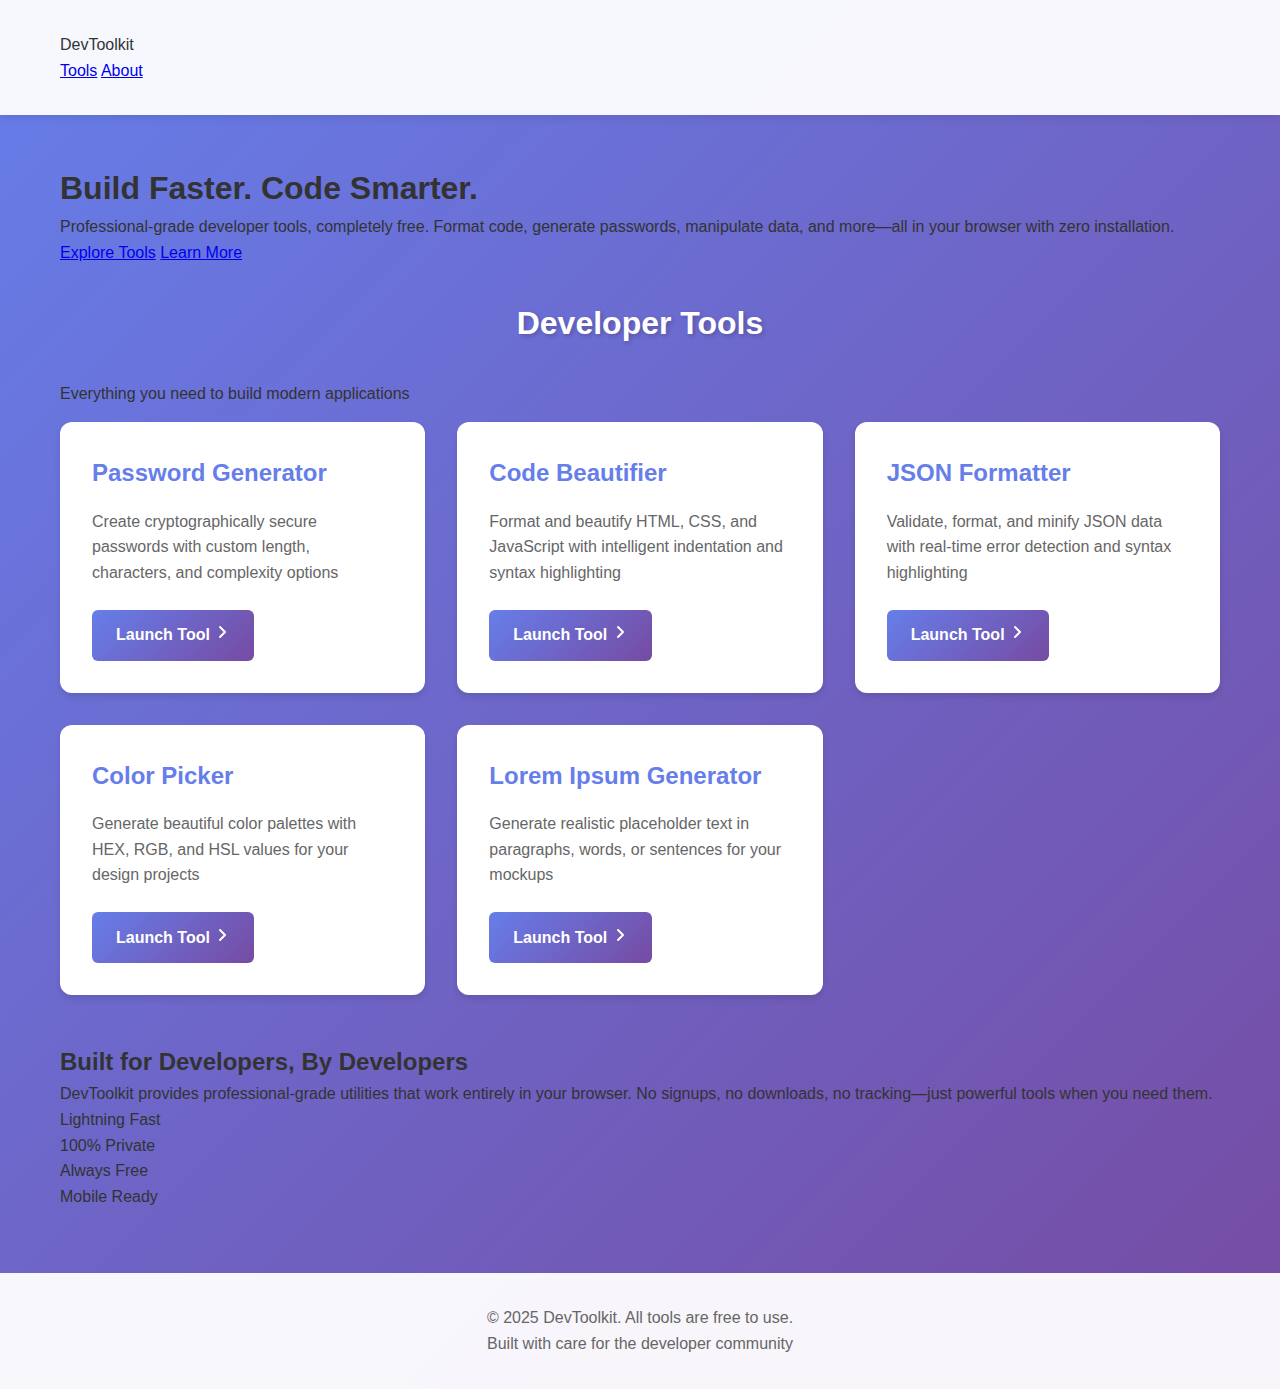
<file: index.html>
<!DOCTYPE html>
<html lang="en">
<head>
    <meta charset="UTF-8">
    <meta name="viewport" content="width=device-width, initial-scale=1.0">
    <title>DevToolkit - Free Online Developer Tools</title>
    <meta name="description" content="Free online developer tools including password generator, code beautifier, JSON formatter, color picker and more.">
    <meta name="keywords" content="developer tools, free tools, password generator, code beautifier, JSON formatter, color picker, lorem ipsum, online tools">
    <meta name="author" content="DevToolkit">
    <meta name="google-site-verification" content="Yfo1v4lbfK4M0yfdgNpqVRHx1qS8o-Cshtee6buYV34" />
    <meta property="og:title" content="DevToolkit - Free Online Developer Tools">
    <meta property="og:description" content="Free online developer tools including password generator, code beautifier, JSON formatter, color picker and more.">
    <meta property="og:type" content="website">
    <link rel="stylesheet" href="css/style.css">

    <!-- Google tag (gtag.js) -->
    <script async src="https://www.googletagmanager.com/gtag/js?id=G-WSTNSF0QKN"></script>
    <script>
        window.dataLayer = window.dataLayer || [];
        function gtag(){dataLayer.push(arguments);}
        gtag('js', new Date());

        gtag('config', 'G-WSTNSF0QKN');
    </script>

    <!-- Favicon -->
    <link rel="icon" type="image/x-icon" href="assets/favicon/favicon.ico">
    <link rel="icon" type="image/png" sizes="32x32" href="assets/favicon/favicon-32x32.png">
    <link rel="icon" type="image/png" sizes="16x16" href="assets/favicon/favicon-16x16.png">
    <link rel="apple-touch-icon" sizes="180x180" href="assets/favicon/apple-touch-icon.png">
</head>
<body>
    <!-- Header -->
    <header>
        <div class="container">
            <div class="logo">DevToolkit</div>
            <nav class="nav-links">
                <a href="#tools">Tools</a>
                <a href="#about">About</a>
            </nav>
        </div>
    </header>

    <!-- Hero Section -->
    <section class="hero">
        <div class="container">
            <h1>
                Build <span class="gradient-text">Faster.</span> Code <span class="gradient-text">Smarter.</span>
            </h1>
            <p class="hero-description">
                Professional-grade developer tools, completely free. Format code, generate passwords, manipulate data, and more—all in your browser with zero installation.
            </p>
            <div class="hero-cta">
                <a href="#tools" class="primary-btn">Explore Tools</a>
                <a href="#about" class="secondary-btn">Learn More</a>
            </div>
        </div>
    </section>

    <!-- Tools Section -->
    <main id="tools">
        <div class="container">
            <h2 class="section-title">Developer Tools</h2>
            <p class="section-subtitle">Everything you need to build modern applications</p>
            
            <div class="tools-grid">
                <!-- Tool Card 1 -->
                <div class="tool-card">
                    <h3>Password Generator</h3>
                    <p>Create cryptographically secure passwords with custom length, characters, and complexity options</p>
                    <a href="tools/password-generator.html" class="tool-link">
                        Launch Tool
                        <svg width="16" height="16" viewBox="0 0 16 16" fill="none">
                            <path d="M6 3L11 8L6 13" stroke="currentColor" stroke-width="2" stroke-linecap="round" stroke-linejoin="round"/>
                        </svg>
                    </a>
                </div>

                <!-- Tool Card 2 -->
                <div class="tool-card">
                    <h3>Code Beautifier</h3>
                    <p>Format and beautify HTML, CSS, and JavaScript with intelligent indentation and syntax highlighting</p>
                    <a href="tools/code-beautifier.html" class="tool-link">
                        Launch Tool
                        <svg width="16" height="16" viewBox="0 0 16 16" fill="none">
                            <path d="M6 3L11 8L6 13" stroke="currentColor" stroke-width="2" stroke-linecap="round" stroke-linejoin="round"/>
                        </svg>
                    </a>
                </div>

                <!-- Tool Card 3 -->
                <div class="tool-card">
                    <h3>JSON Formatter</h3>
                    <p>Validate, format, and minify JSON data with real-time error detection and syntax highlighting</p>
                    <a href="tools/json-formatter.html" class="tool-link">
                        Launch Tool
                        <svg width="16" height="16" viewBox="0 0 16 16" fill="none">
                            <path d="M6 3L11 8L6 13" stroke="currentColor" stroke-width="2" stroke-linecap="round" stroke-linejoin="round"/>
                        </svg>
                    </a>
                </div>

                <!-- Tool Card 4 -->
                <div class="tool-card">
                    <h3>Color Picker</h3>
                    <p>Generate beautiful color palettes with HEX, RGB, and HSL values for your design projects</p>
                    <a href="tools/color-picker.html" class="tool-link">
                        Launch Tool
                        <svg width="16" height="16" viewBox="0 0 16 16" fill="none">
                            <path d="M6 3L11 8L6 13" stroke="currentColor" stroke-width="2" stroke-linecap="round" stroke-linejoin="round"/>
                        </svg>
                    </a>
                </div>

                <!-- Tool Card 5 -->
                <div class="tool-card">
                    <h3>Lorem Ipsum Generator</h3>
                    <p>Generate realistic placeholder text in paragraphs, words, or sentences for your mockups</p>
                    <a href="tools/lorem-generator.html" class="tool-link">
                        Launch Tool
                        <svg width="16" height="16" viewBox="0 0 16 16" fill="none">
                            <path d="M6 3L11 8L6 13" stroke="currentColor" stroke-width="2" stroke-linecap="round" stroke-linejoin="round"/>
                        </svg>
                    </a>
                </div>
            </div>
        </div>
    </main>

    <!-- About Section -->
    <section id="about" class="about-section">
        <div class="container">
            <div class="about-content">
                <h2>Built for Developers, By Developers</h2>
                <p>DevToolkit provides professional-grade utilities that work entirely in your browser. No signups, no downloads, no tracking—just powerful tools when you need them.</p>
                <div class="features-list">
                    <div class="feature-item">
                        <span class="feature-label">Lightning Fast</span>
                    </div>
                    <div class="feature-item">
                        <span class="feature-label">100% Private</span>
                    </div>
                    <div class="feature-item">
                        <span class="feature-label">Always Free</span>
                    </div>
                    <div class="feature-item">
                        <span class="feature-label">Mobile Ready</span>
                    </div>
                </div>
            </div>
        </div>
    </section>

    <!-- Footer -->
    <footer>
        <div class="container">
            <p>&copy; 2025 DevToolkit. All tools are free to use.</p>
            <p class="footer-tagline">Built with care for the developer community</p>
        </div>
    </footer>

    <!-- Structured Data (Schema.org) -->
    <script type="application/ld+json">
    {
      "@context": "https://schema.org",
      "@type": "WebApplication",
      "name": "DevToolkit",
      "url": "https://devtoolkit.world",
      "description": "Free online developer tools including password generator, code beautifier, JSON formatter, color picker, and lorem ipsum generator.",
      "applicationCategory": "UtilitiesApplication",
      "operatingSystem": "Any",
      "offers": {
        "@type": "Offer",
        "price": "0",
        "priceCurrency": "USD"
      },
      "aggregateRating": {
        "@type": "AggregateRating",
        "ratingValue": "4.8",
        "ratingCount": "150"
      },
      "author": {
        "@type": "Organization",
        "name": "DevToolkit",
        "url": "https://devtoolkit.world"
      }
    }
    </script>

    <!-- BreadcrumbList for Navigation -->
    <script type="application/ld+json">
    {
      "@context": "https://schema.org",
      "@type": "BreadcrumbList",
      "itemListElement": [
        {
          "@type": "ListItem",
          "position": 1,
          "name": "Home",
          "item": "https://devtoolkit.world"
        },
        {
          "@type": "ListItem",
          "position": 2,
          "name": "Tools",
          "item": "https://devtoolkit.world/#tools"
        }
      ]
    }
    </script>

    <!-- Organization Schema -->
    <script type="application/ld+json">
    {
      "@context": "https://schema.org",
      "@type": "Organization",
      "name": "DevToolkit",
      "url": "https://devtoolkit.world",
      "logo": "https://devtoolkit.world/assets/favicon/android-chrome-512x512.png",
      "sameAs": []
    }
    </script>
</body>
</html>
</file>
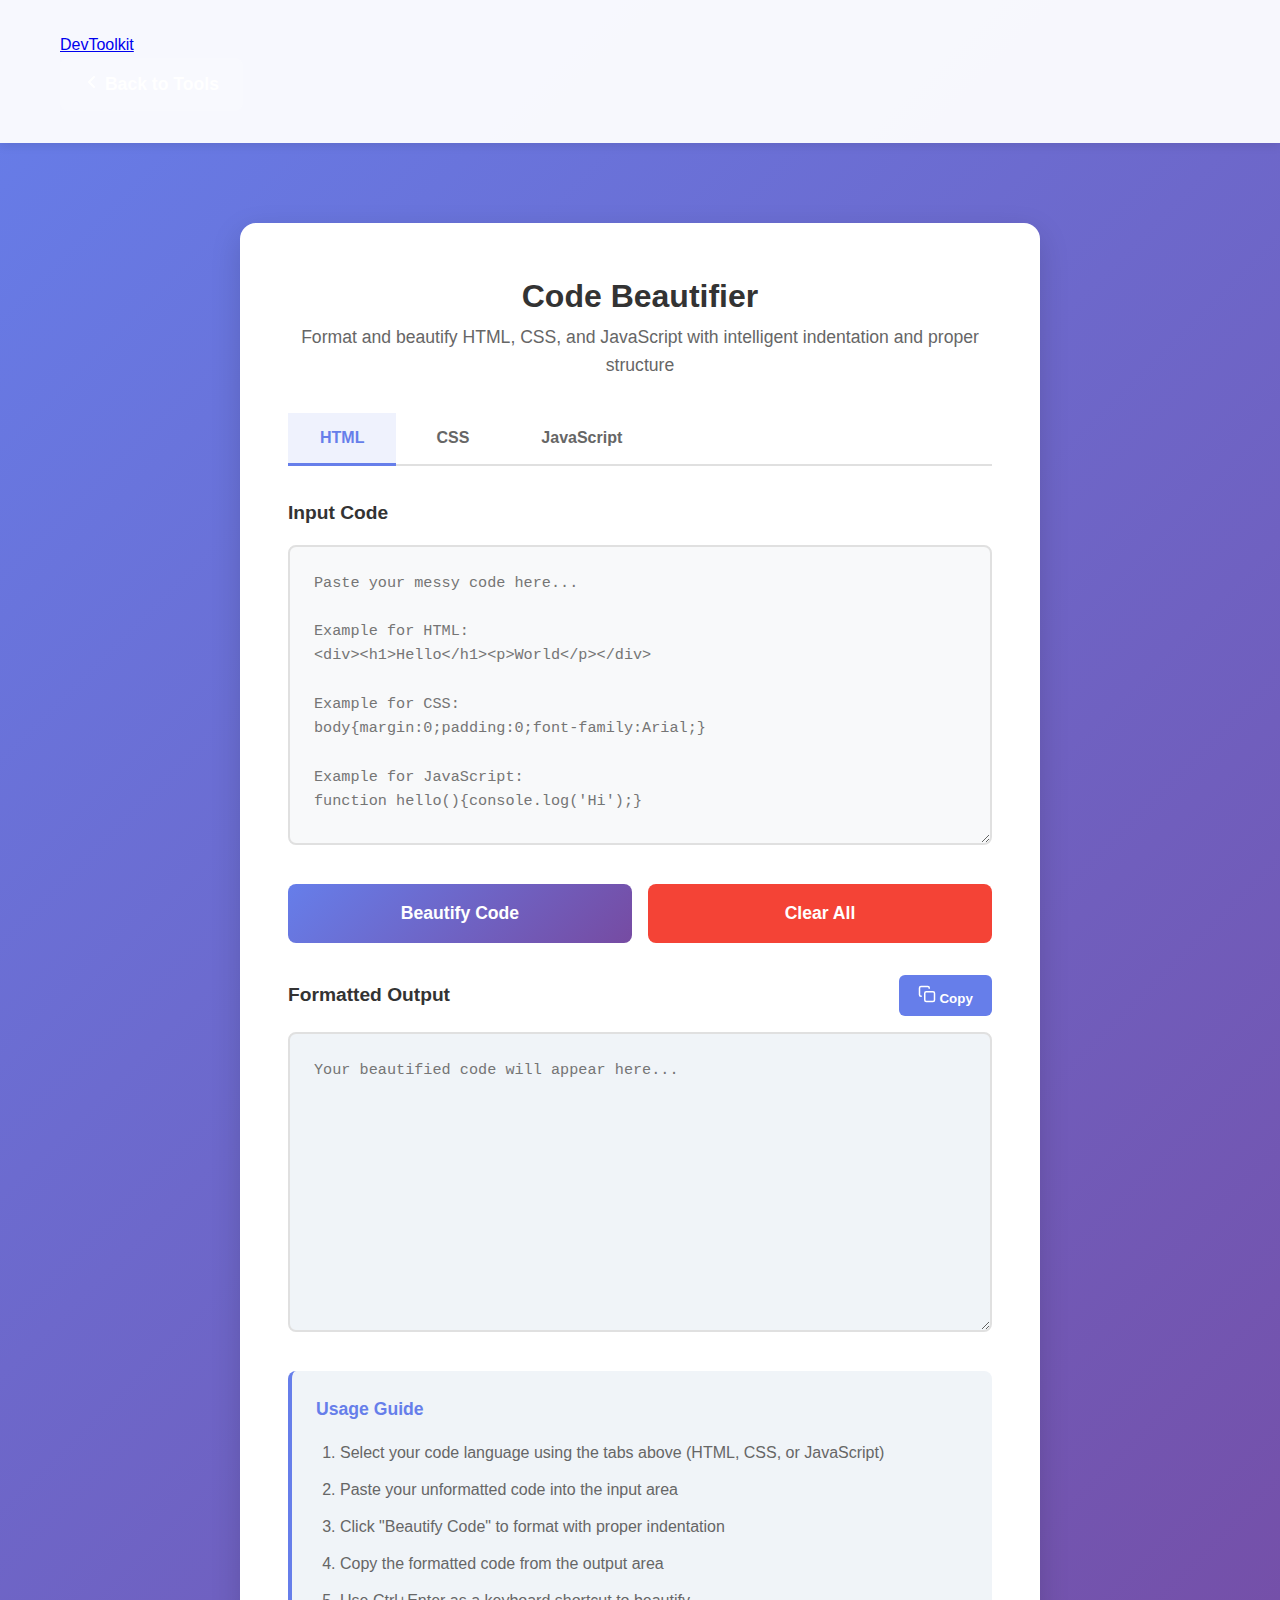
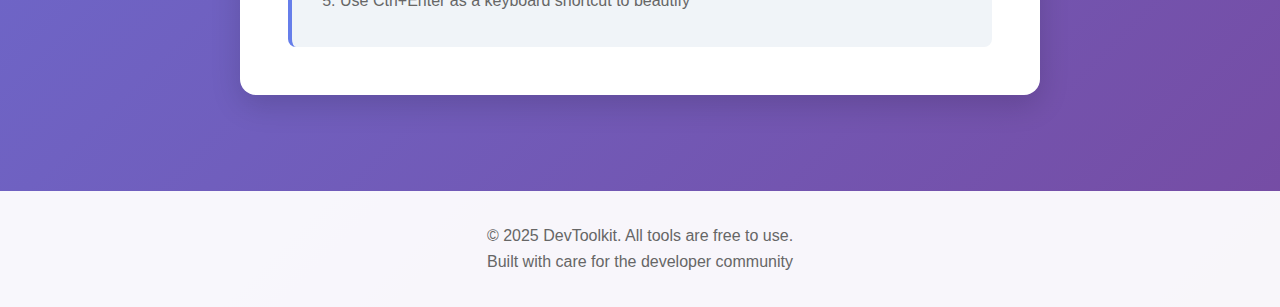
<file: tools/code-beautifier.html>
<!DOCTYPE html>
<html lang="en">
<head>
    <meta charset="UTF-8">
    <meta name="viewport" content="width=device-width, initial-scale=1.0">
    <title>Code Beautifier - DevToolkit</title>
    <meta name="description" content="Format and beautify your HTML, CSS, and JavaScript code instantly. Free online code formatter.">
    <meta name="keywords" content="code beautifier, code formatter, HTML beautifier, CSS beautifier, JavaScript formatter, code indentation">
    <meta name="author" content="DevToolkit ">
    <meta property="og:title" content="Code Beautifier - DevToolkit">
    <meta property="og:description" content="Format and beautify your HTML, CSS, and JavaScript code instantly. Free online code formatter.">
    <meta property="og:type" content="website">
    <meta property="og:url" content="https://devtoolkit-site.netlify.app/tools/code-beautifier.html">
    <link rel="stylesheet" href="../css/style.css">
    <link rel="stylesheet" href="../css/tool-page.css">
    <link rel="stylesheet" href="../css/code-beautifier.css">

    <!-- Google tag (gtag.js) -->
    <script async src="https://www.googletagmanager.com/gtag/js?id=G-WSTNSF0QKN"></script>
    <script>
        window.dataLayer = window.dataLayer || [];
        function gtag(){dataLayer.push(arguments);}
        gtag('js', new Date());

        gtag('config', 'G-WSTNSF0QKN');
    </script>

    <!-- Favicon -->
    <link rel="icon" type="image/x-icon" href="../assets/favicon/favicon.ico">
    <link rel="icon" type="image/png" sizes="32x32" href="../assets/favicon/favicon-32x32.png">
    <link rel="icon" type="image/png" sizes="16x16" href="../assets/favicon/favicon-16x16.png">
    <link rel="apple-touch-icon" sizes="180x180" href="../assets/favicon/apple-touch-icon.png">
</head>
<body>
    <!-- Header -->
    <header>
        <div class="container">
            <a href="../index.html" class="logo">DevToolkit</a>
            <nav class="tool-nav">
                <a href="../index.html" class="back-link">
                    <svg width="16" height="16" viewBox="0 0 16 16" fill="none">
                        <path d="M10 13L5 8L10 3" stroke="currentColor" stroke-width="2" stroke-linecap="round" stroke-linejoin="round"/>
                    </svg>
                    Back to Tools
                </a>
            </nav>
        </div>
    </header>

    <!-- Main Content -->
    <main>
        <div class="container">
            <div class="tool-container">
                
                <!-- Tool Header -->
                <div class="tool-header">
                    <h1>Code Beautifier</h1>
                    <p>Format and beautify HTML, CSS, and JavaScript with intelligent indentation and proper structure</p>
                </div>

                <!-- Language Tabs -->
                <div class="language-tabs">
                    <button class="tab-btn active" data-lang="html">HTML</button>
                    <button class="tab-btn" data-lang="css">CSS</button>
                    <button class="tab-btn" data-lang="javascript">JavaScript</button>
                </div>

                <!-- Code Input Section -->
                <div class="code-section">
                    <div class="section-header">
                        <h3>Input Code</h3>
                    </div>
                    <textarea 
                        id="codeInput" 
                        placeholder="Paste your messy code here...

Example for HTML:
<div><h1>Hello</h1><p>World</p></div>

Example for CSS:
body{margin:0;padding:0;font-family:Arial;}

Example for JavaScript:
function hello(){console.log('Hi');}"
                        spellcheck="false"
                    ></textarea>
                </div>

                <!-- Action Buttons -->
                <div class="action-buttons">
                    <button class="beautify-btn" id="beautifyBtn">
                        Beautify Code
                    </button>
                    <button class="clear-btn" id="clearBtn">
                        Clear All
                    </button>
                </div>

                <!-- Code Output Section -->
                <div class="code-section">
                    <div class="section-header">
                        <h3>Formatted Output</h3>
                        <button class="copy-output-btn" id="copyOutputBtn">
                            <svg width="18" height="18" viewBox="0 0 24 24" fill="none">
                                <rect x="9" y="9" width="13" height="13" rx="2" stroke="currentColor" stroke-width="2"/>
                                <path d="M5 15H4C2.89543 15 2 14.1046 2 13V4C2 2.89543 2.89543 2 4 2H13C14.1046 2 15 2.89543 15 4V5" stroke="currentColor" stroke-width="2"/>
                            </svg>
                            Copy
                        </button>
                    </div>
                    <textarea 
                        id="codeOutput" 
                        placeholder="Your beautified code will appear here..."
                        readonly
                        spellcheck="false"
                    ></textarea>
                </div>

                <!-- Info Section -->
                <div class="info-section">
                    <h3>Usage Guide</h3>
                    <ol>
                        <li>Select your code language using the tabs above (HTML, CSS, or JavaScript)</li>
                        <li>Paste your unformatted code into the input area</li>
                        <li>Click "Beautify Code" to format with proper indentation</li>
                        <li>Copy the formatted code from the output area</li>
                        <li>Use Ctrl+Enter as a keyboard shortcut to beautify</li>
                    </ol>
                </div>

            </div>
        </div>
    </main>

    <!-- Footer -->
    <footer>
        <div class="container">
            <p>&copy; 2025 DevToolkit. All tools are free to use.</p>
            <p class="footer-tagline">Built with care for the developer community</p>
        </div>
    </footer>

    <!-- JavaScript -->
    <script src="../js/code-beautifier.js"></script>

    <!-- Structured Data for Code Beautifier -->
    <script type="application/ld+json">
    {
      "@context": "https://schema.org",
      "@type": "SoftwareApplication",
      "name": "Code Beautifier",
      "url": "https://devtoolkit.world/tools/code-beautifier.html",
      "description": "Format and beautify your HTML, CSS, and JavaScript code instantly. Free online code formatter.",
      "applicationCategory": "DeveloperApplication",
      "operatingSystem": "Any",
      "offers": {
        "@type": "Offer",
        "price": "0",
        "priceCurrency": "USD"
      },
      "featureList": "Format HTML, Format CSS, Format JavaScript, Auto-indentation"
    }
    </script>
</body>
</html>
</file>
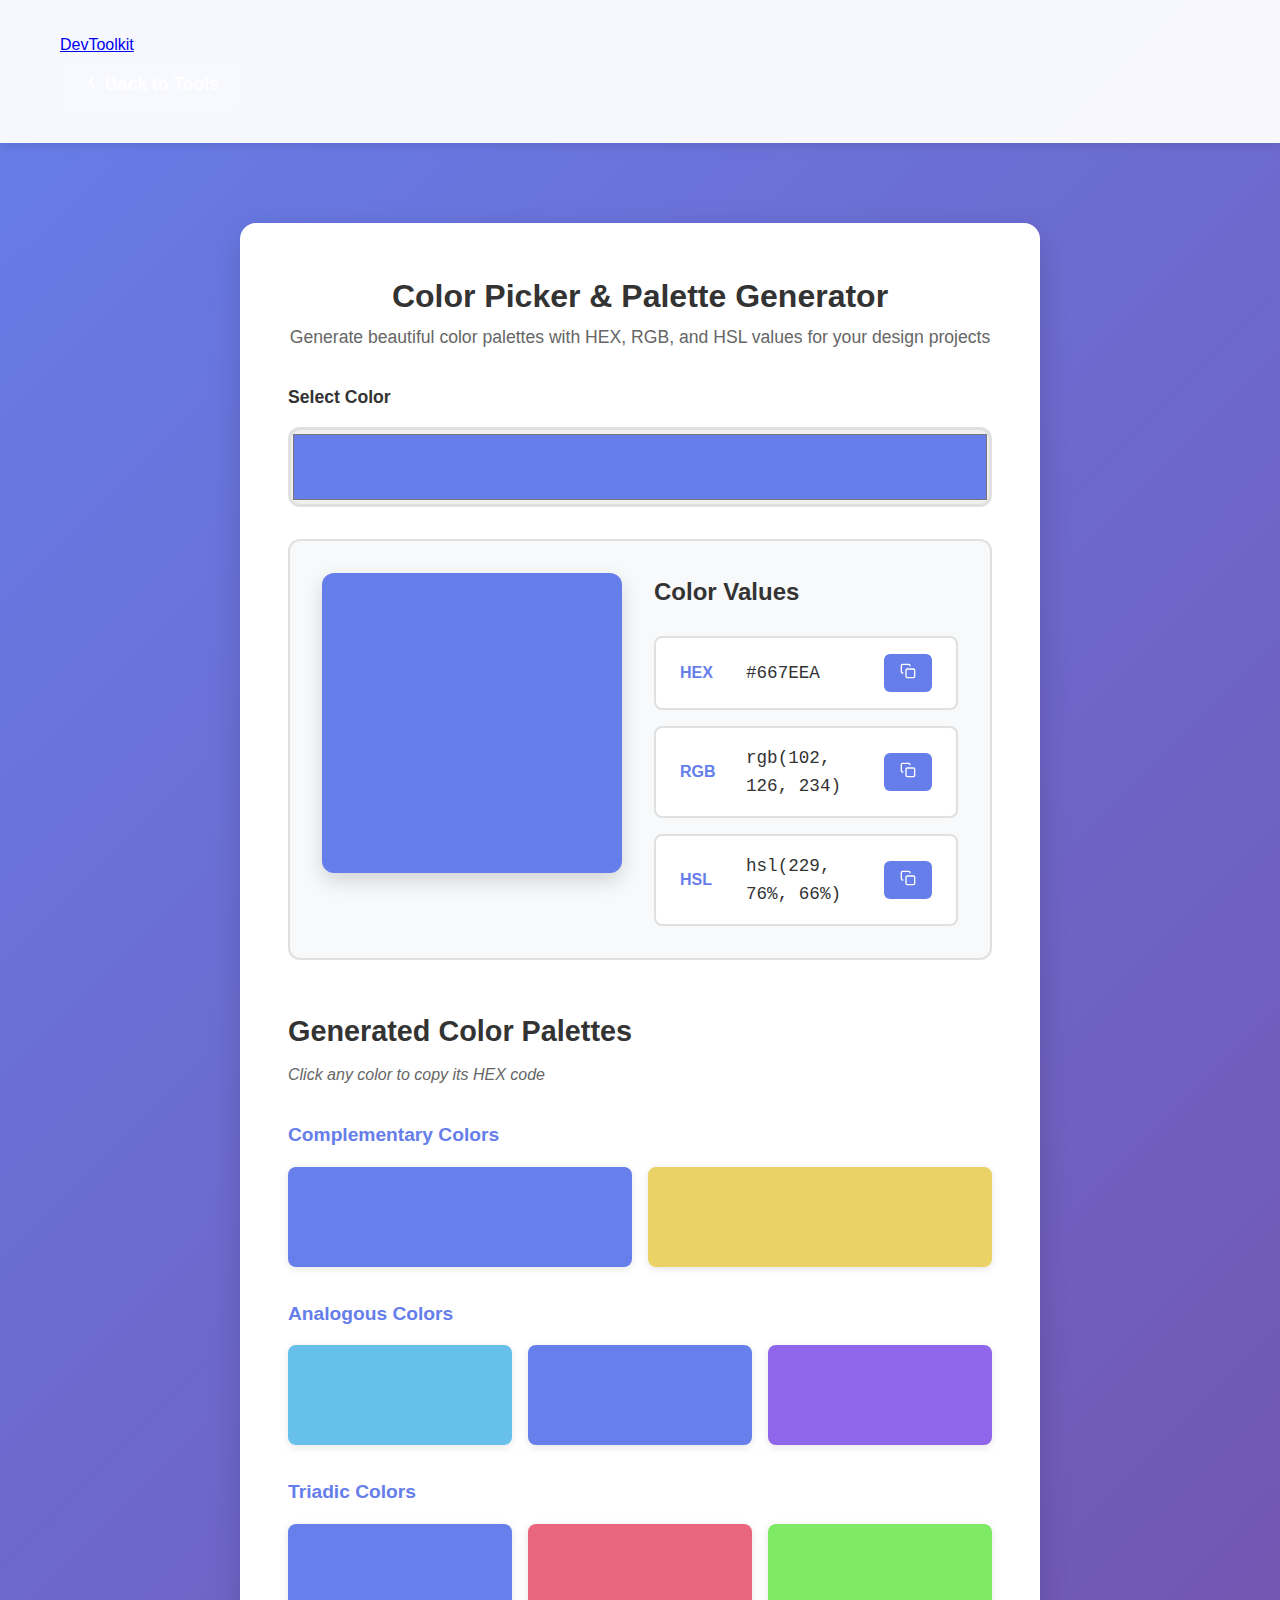
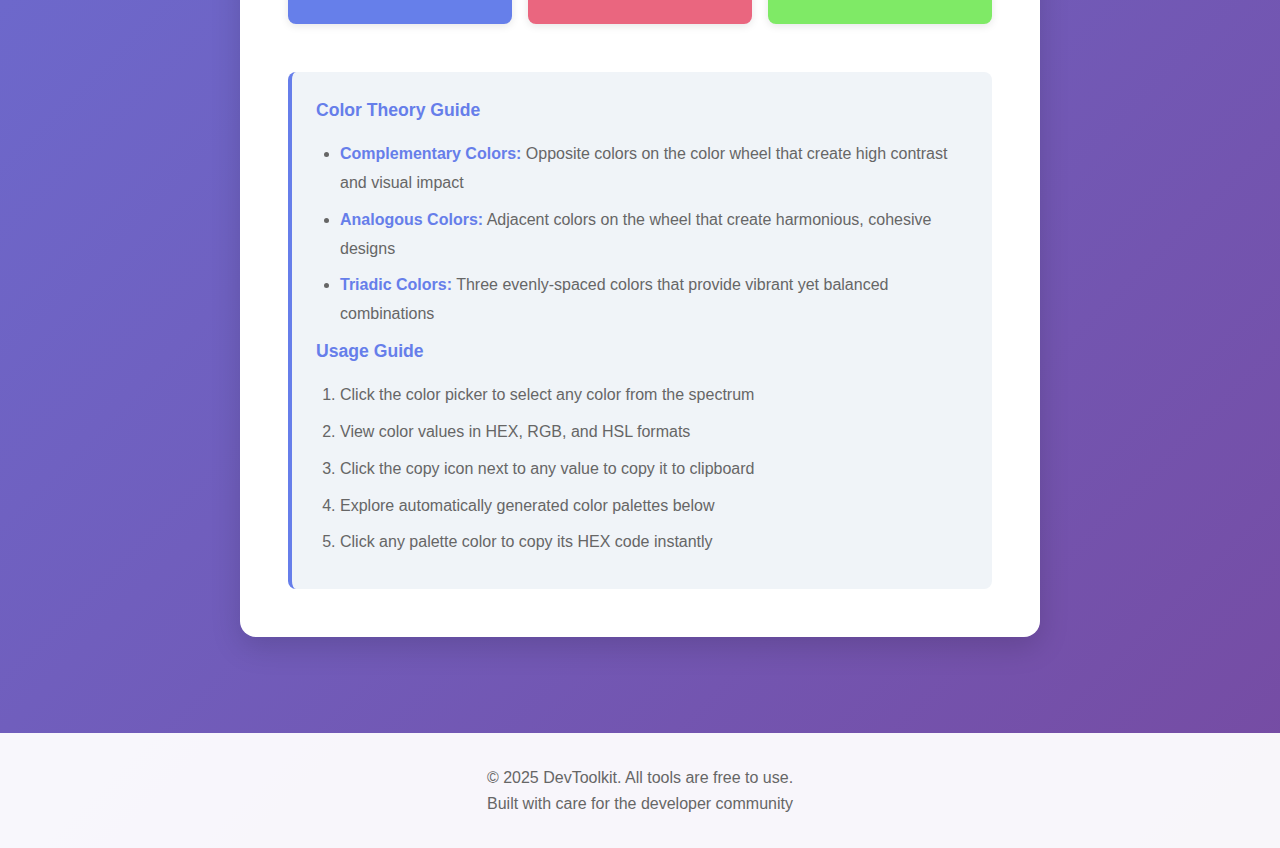
<file: tools/color-picker.html>
<!DOCTYPE html>
<html lang="en">
<head>
    <meta charset="UTF-8">
    <meta name="viewport" content="width=device-width, initial-scale=1.0">
    <title>Color Picker - DevToolkit</title>
    <meta name="description" content="Pick colors and generate beautiful color palettes. Free online color picker tool with HEX, RGB, and HSL values.">
    <meta name="keywords" content="color picker, color palette, hex color, rgb color, hsl color, color generator, color tool">
    <meta name="author" content="DevToolkit">
    <meta property="og:title" content="Color Picker - DevToolkit">
    <meta property="og:description" content="Pick colors and generate beautiful color palettes. Free online color picker with HEX, RGB, and HSL values.">
    <meta property="og:type" content="website">
    <meta property="og:url" content="https://devtoolkit-site.netlify.app/tools/color-picker.html">
    <link rel="stylesheet" href="../css/style.css">
    <link rel="stylesheet" href="../css/tool-page.css">
    <link rel="stylesheet" href="../css/color-picker.css">

    <!-- Google tag (gtag.js) -->
    <script async src="https://www.googletagmanager.com/gtag/js?id=G-WSTNSF0QKN"></script>
    <script>
        window.dataLayer = window.dataLayer || [];
        function gtag(){dataLayer.push(arguments);}
        gtag('js', new Date());

        gtag('config', 'G-WSTNSF0QKN');
    </script>

    <!-- Favicon -->
    <link rel="icon" type="image/x-icon" href="../assets/favicon/favicon.ico">
    <link rel="icon" type="image/png" sizes="32x32" href="../assets/favicon/favicon-32x32.png">
    <link rel="icon" type="image/png" sizes="16x16" href="../assets/favicon/favicon-16x16.png">
    <link rel="apple-touch-icon" sizes="180x180" href="../assets/favicon/apple-touch-icon.png">
</head>
<body>
    <!-- Header -->
    <header>
        <div class="container">
            <a href="../index.html" class="logo">DevToolkit</a>
            <nav class="tool-nav">
                <a href="../index.html" class="back-link">
                    <svg width="16" height="16" viewBox="0 0 16 16" fill="none">
                        <path d="M10 13L5 8L10 3" stroke="currentColor" stroke-width="2" stroke-linecap="round" stroke-linejoin="round"/>
                    </svg>
                    Back to Tools
                </a>
            </nav>
        </div>
    </header>

    <!-- Main Content -->
    <main>
        <div class="container">
            <div class="tool-container">
                
                <!-- Tool Header -->
                <div class="tool-header">
                    <h1>Color Picker & Palette Generator</h1>
                    <p>Generate beautiful color palettes with HEX, RGB, and HSL values for your design projects</p>
                </div>

                <!-- Color Picker Section -->
                <div class="picker-section">
                    <div class="color-input-group">
                        <label for="colorPicker">Select Color</label>
                        <input type="color" id="colorPicker" value="#667eea">
                    </div>
                    
                    <div class="color-display" id="colorDisplay">
                        <div class="color-preview" id="colorPreview"></div>
                        <div class="color-info">
                            <h3>Color Values</h3>
                            <div class="color-values">
                                <div class="color-value-item">
                                    <span class="value-label">HEX</span>
                                    <span class="value-text" id="hexValue">#667eea</span>
                                    <button class="copy-value-btn" data-value="hex">
                                        <svg width="16" height="16" viewBox="0 0 24 24" fill="none">
                                            <rect x="9" y="9" width="13" height="13" rx="2" stroke="currentColor" stroke-width="2"/>
                                            <path d="M5 15H4C2.89543 15 2 14.1046 2 13V4C2 2.89543 2.89543 2 4 2H13C14.1046 2 15 2.89543 15 4V5" stroke="currentColor" stroke-width="2"/>
                                        </svg>
                                    </button>
                                </div>
                                <div class="color-value-item">
                                    <span class="value-label">RGB</span>
                                    <span class="value-text" id="rgbValue">rgb(102, 126, 234)</span>
                                    <button class="copy-value-btn" data-value="rgb">
                                        <svg width="16" height="16" viewBox="0 0 24 24" fill="none">
                                            <rect x="9" y="9" width="13" height="13" rx="2" stroke="currentColor" stroke-width="2"/>
                                            <path d="M5 15H4C2.89543 15 2 14.1046 2 13V4C2 2.89543 2.89543 2 4 2H13C14.1046 2 15 2.89543 15 4V5" stroke="currentColor" stroke-width="2"/>
                                        </svg>
                                    </button>
                                </div>
                                <div class="color-value-item">
                                    <span class="value-label">HSL</span>
                                    <span class="value-text" id="hslValue">hsl(228, 75%, 66%)</span>
                                    <button class="copy-value-btn" data-value="hsl">
                                        <svg width="16" height="16" viewBox="0 0 24 24" fill="none">
                                            <rect x="9" y="9" width="13" height="13" rx="2" stroke="currentColor" stroke-width="2"/>
                                            <path d="M5 15H4C2.89543 15 2 14.1046 2 13V4C2 2.89543 2.89543 2 4 2H13C14.1046 2 15 2.89543 15 4V5" stroke="currentColor" stroke-width="2"/>
                                        </svg>
                                    </button>
                                </div>
                            </div>
                        </div>
                    </div>
                </div>

                <!-- Color Palettes Section -->
                <div class="palettes-section">
                    <h3>Generated Color Palettes</h3>
                    <p class="palette-description">Click any color to copy its HEX code</p>
                    
                    <!-- Complementary Palette -->
                    <div class="palette-group">
                        <h4>Complementary Colors</h4>
                        <div class="palette-colors" id="complementaryPalette">
                            <!-- Generated by JavaScript -->
                        </div>
                    </div>
                    
                    <!-- Analogous Palette -->
                    <div class="palette-group">
                        <h4>Analogous Colors</h4>
                        <div class="palette-colors" id="analogousPalette">
                            <!-- Generated by JavaScript -->
                        </div>
                    </div>
                    
                    <!-- Triadic Palette -->
                    <div class="palette-group">
                        <h4>Triadic Colors</h4>
                        <div class="palette-colors" id="triadicPalette">
                            <!-- Generated by JavaScript -->
                        </div>
                    </div>
                </div>

                <!-- Info Section -->
                <div class="info-section">
                    <h3>Color Theory Guide</h3>
                    <ul>
                        <li><strong>Complementary Colors:</strong> Opposite colors on the color wheel that create high contrast and visual impact</li>
                        <li><strong>Analogous Colors:</strong> Adjacent colors on the wheel that create harmonious, cohesive designs</li>
                        <li><strong>Triadic Colors:</strong> Three evenly-spaced colors that provide vibrant yet balanced combinations</li>
                    </ul>
                    
                    <h3 class="usage-title">Usage Guide</h3>
                    <ol>
                        <li>Click the color picker to select any color from the spectrum</li>
                        <li>View color values in HEX, RGB, and HSL formats</li>
                        <li>Click the copy icon next to any value to copy it to clipboard</li>
                        <li>Explore automatically generated color palettes below</li>
                        <li>Click any palette color to copy its HEX code instantly</li>
                    </ol>
                </div>

            </div>
        </div>
    </main>

    <!-- Footer -->
    <footer>
        <div class="container">
            <p>&copy; 2025 DevToolkit. All tools are free to use.</p>
            <p class="footer-tagline">Built with care for the developer community</p>
        </div>
    </footer>

    <!-- JavaScript -->
    <script src="../js/color-picker.js"></script>

    <!-- Structured Data for Color Picker -->
    <script type="application/ld+json">
    {
      "@context": "https://schema.org",
      "@type": "SoftwareApplication",
      "name": "Color Picker",
      "url": "https://devtoolkit.world/tools/color-picker.html",
      "description": "Pick colors and generate beautiful color palettes. Free online color picker with HEX, RGB, and HSL values.",
      "applicationCategory": "DesignApplication",
      "operatingSystem": "Any",
      "offers": {
        "@type": "Offer",
        "price": "0",
        "priceCurrency": "USD"
      },
      "featureList": "Pick colors, HEX/RGB/HSL values, Generate palettes, Complementary colors"
    }
    </script>
</body>
</html>
</file>
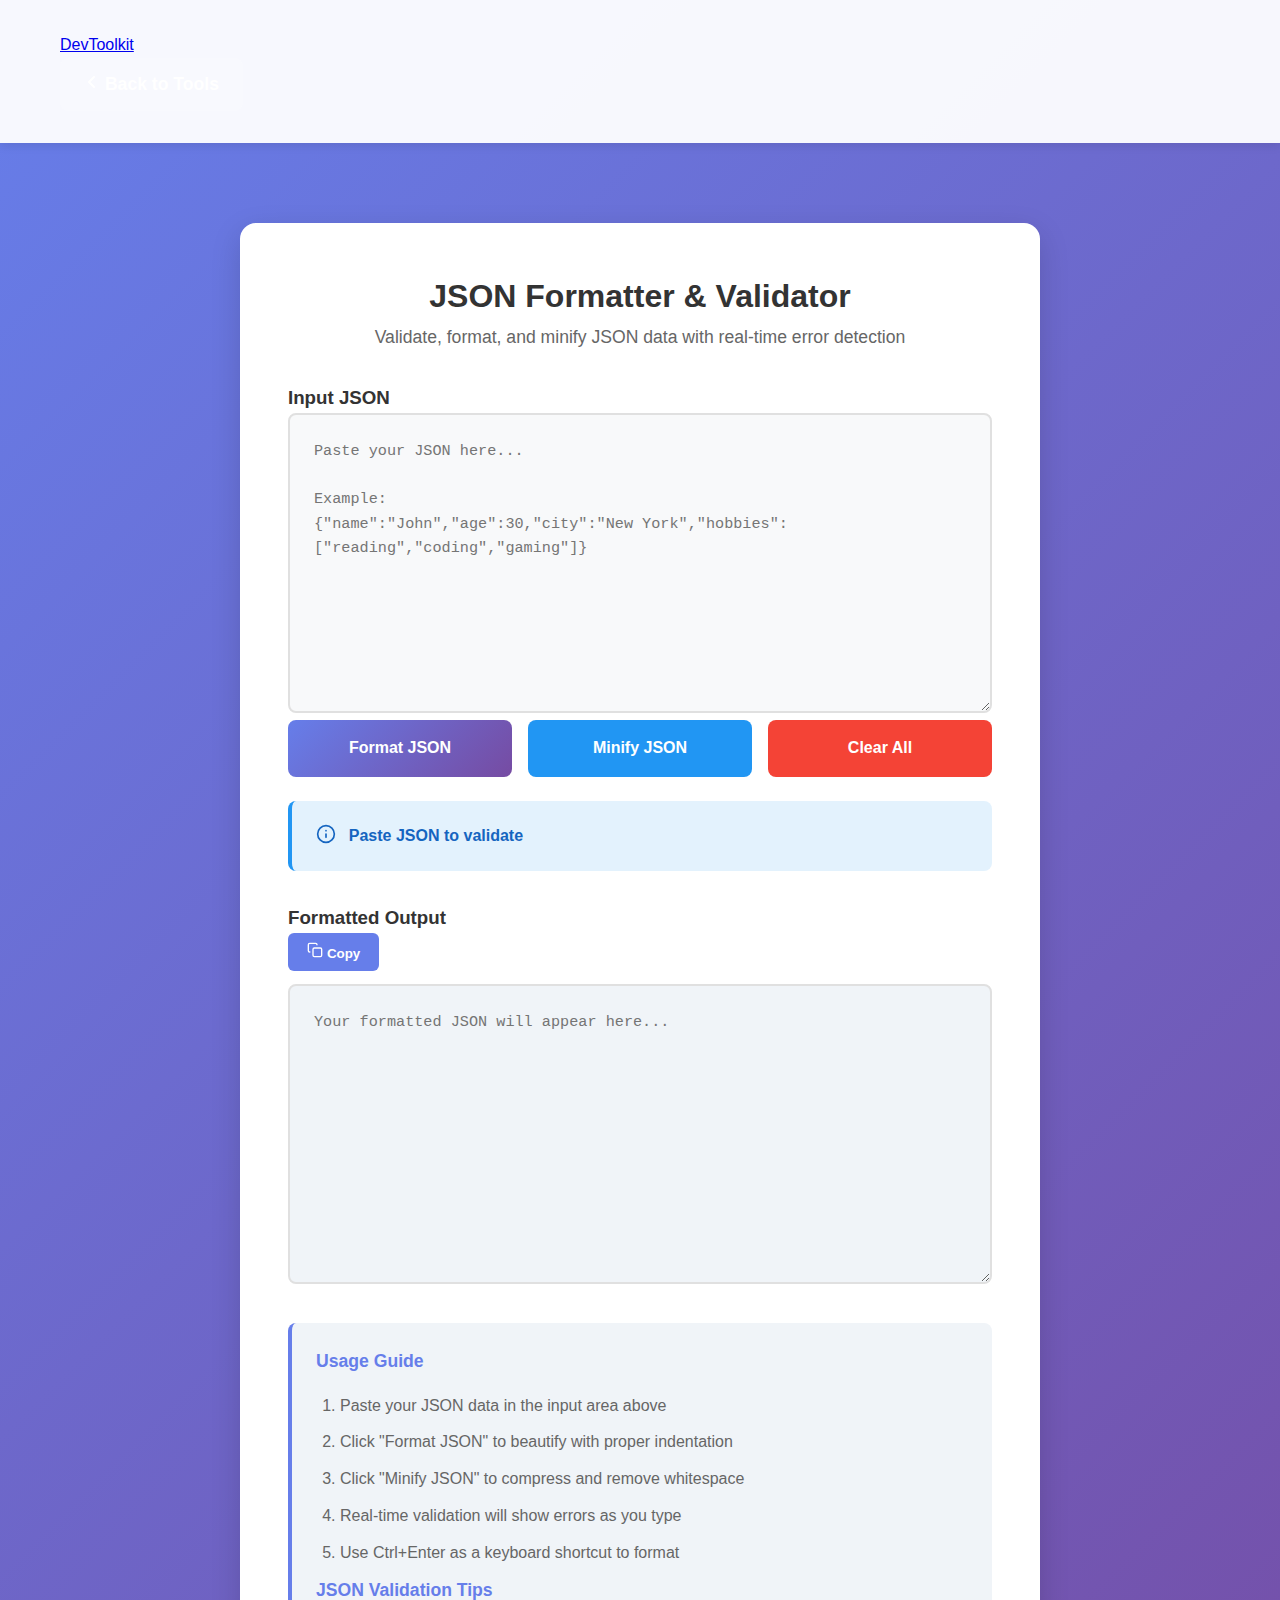
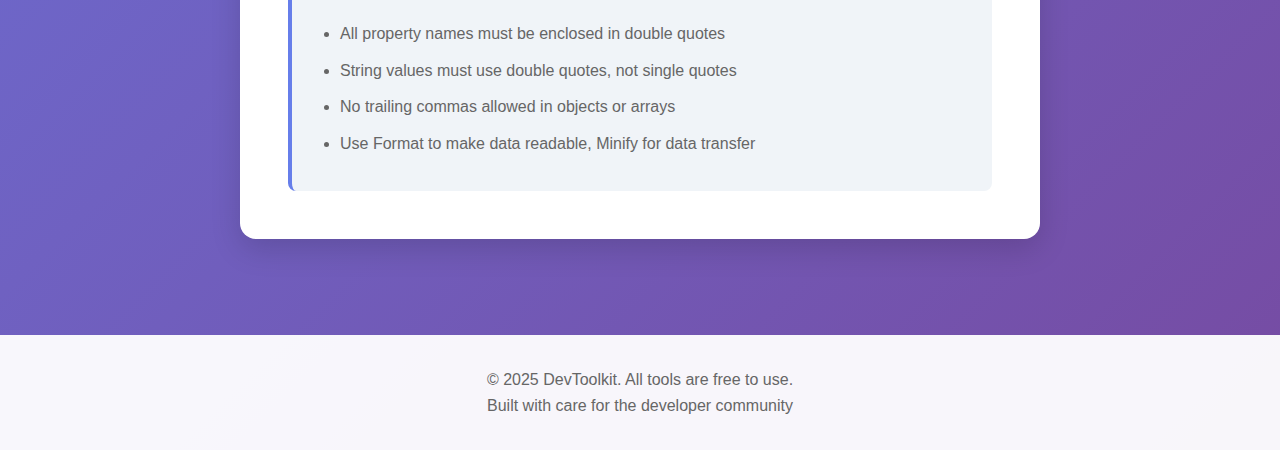
<file: tools/json-formatter.html>
<!DOCTYPE html>
<html lang="en">
<head>
    <meta charset="UTF-8">
    <meta name="viewport" content="width=device-width, initial-scale=1.0">
    <title>JSON Formatter - DevToolkit</title>
    <meta name="description" content="Validate and format JSON data with syntax highlighting. Free online JSON formatter and validator tool.">
    <meta name="keywords" content="JSON formatter, JSON validator, JSON beautifier, format JSON, validate JSON, JSON tool">
    <meta name="author" content="DevToolkit">
    <meta property="og:title" content="JSON Formatter - DevToolkit">
    <meta property="og:description" content="Validate and format JSON data with syntax highlighting. Free online JSON formatter and validator.">
    <meta property="og:type" content="website">
    <meta property="og:url" content="https://devtoolkit-site.netlify.app/tools/json-formatter.html">
    <link rel="stylesheet" href="../css/style.css">
    <link rel="stylesheet" href="../css/tool-page.css">
    <link rel="stylesheet" href="../css/json-formatter.css">

    <!-- Google tag (gtag.js) -->
    <script async src="https://www.googletagmanager.com/gtag/js?id=G-WSTNSF0QKN"></script>
    <script>
        window.dataLayer = window.dataLayer || [];
        function gtag(){dataLayer.push(arguments);}
        gtag('js', new Date());

        gtag('config', 'G-WSTNSF0QKN');
    </script>

    <!-- Favicon -->
    <link rel="icon" type="image/x-icon" href="../assets/favicon/favicon.ico">
    <link rel="icon" type="image/png" sizes="32x32" href="../assets/favicon/favicon-32x32.png">
    <link rel="icon" type="image/png" sizes="16x16" href="../assets/favicon/favicon-16x16.png">
    <link rel="apple-touch-icon" sizes="180x180" href="../assets/favicon/apple-touch-icon.png">
</head>
<body>
    <!-- Header -->
    <header>
        <div class="container">
            <a href="../index.html" class="logo">DevToolkit</a>
            <nav class="tool-nav">
                <a href="../index.html" class="back-link">
                    <svg width="16" height="16" viewBox="0 0 16 16" fill="none">
                        <path d="M10 13L5 8L10 3" stroke="currentColor" stroke-width="2" stroke-linecap="round" stroke-linejoin="round"/>
                    </svg>
                    Back to Tools
                </a>
            </nav>
        </div>
    </header>

    <!-- Main Content -->
    <main>
        <div class="container">
            <div class="tool-container">
                
                <!-- Tool Header -->
                <div class="tool-header">
                    <h1>JSON Formatter & Validator</h1>
                    <p>Validate, format, and minify JSON data with real-time error detection</p>
                </div>

                <!-- JSON Input Section -->
                <div class="code-section">
                    <div class="section-header">
                        <h3>Input JSON</h3>
                    </div>
                    <textarea 
                        id="jsonInput" 
                        placeholder='Paste your JSON here...

Example:
{"name":"John","age":30,"city":"New York","hobbies":["reading","coding","gaming"]}'
                        spellcheck="false"
                    ></textarea>
                </div>

                <!-- Action Buttons -->
                <div class="action-buttons">
                    <button class="format-btn" id="formatBtn">
                        Format JSON
                    </button>
                    <button class="minify-btn" id="minifyBtn">
                        Minify JSON
                    </button>
                    <button class="clear-btn" id="clearBtn">
                        Clear All
                    </button>
                </div>

                <!-- Validation Status -->
                <div class="validation-status" id="validationStatus">
                    <span class="status-icon">
                        <svg width="20" height="20" viewBox="0 0 24 24" fill="none">
                            <circle cx="12" cy="12" r="10" stroke="currentColor" stroke-width="2"/>
                            <path d="M12 16v-4M12 8h.01" stroke="currentColor" stroke-width="2" stroke-linecap="round"/>
                        </svg>
                    </span>
                    <span class="status-text">Paste JSON to validate</span>
                </div>

                <!-- JSON Output Section -->
                <div class="code-section">
                    <div class="section-header">
                        <h3>Formatted Output</h3>
                        <button class="copy-output-btn" id="copyOutputBtn">
                            <svg width="16" height="16" viewBox="0 0 24 24" fill="none">
                                <rect x="9" y="9" width="13" height="13" rx="2" stroke="currentColor" stroke-width="2"/>
                                <path d="M5 15H4C2.89543 15 2 14.1046 2 13V4C2 2.89543 2.89543 2 4 2H13C14.1046 2 15 2.89543 15 4V5" stroke="currentColor" stroke-width="2"/>
                            </svg>
                            Copy
                        </button>
                    </div>
                    <textarea 
                        id="jsonOutput" 
                        placeholder="Your formatted JSON will appear here..."
                        readonly
                        spellcheck="false"
                    ></textarea>
                </div>

                <!-- Info Section -->
                <div class="info-section">
                    <h3>Usage Guide</h3>
                    <ol>
                        <li>Paste your JSON data in the input area above</li>
                        <li>Click "Format JSON" to beautify with proper indentation</li>
                        <li>Click "Minify JSON" to compress and remove whitespace</li>
                        <li>Real-time validation will show errors as you type</li>
                        <li>Use Ctrl+Enter as a keyboard shortcut to format</li>
                    </ol>
                    
                    <h3 class="tips-title">JSON Validation Tips</h3>
                    <ul>
                        <li>All property names must be enclosed in double quotes</li>
                        <li>String values must use double quotes, not single quotes</li>
                        <li>No trailing commas allowed in objects or arrays</li>
                        <li>Use Format to make data readable, Minify for data transfer</li>
                    </ul>
                </div>

            </div>
        </div>
    </main>

    <!-- Footer -->
    <footer>
        <div class="container">
            <p>&copy; 2025 DevToolkit. All tools are free to use.</p>
            <p class="footer-tagline">Built with care for the developer community</p>
        </div>
    </footer>

    <!-- JavaScript -->
    <script src="../js/json-formatter.js"></script>

    <!-- Structured Data for JSON Formatter -->
    <script type="application/ld+json">
    {
      "@context": "https://schema.org",
      "@type": "SoftwareApplication",
      "name": "JSON Formatter",
      "url": "https://devtoolkit.world/tools/json-formatter.html",
      "description": "Validate and format JSON data with syntax highlighting. Free online JSON formatter and validator.",
      "applicationCategory": "DeveloperApplication",
      "operatingSystem": "Any",
      "offers": {
        "@type": "Offer",
        "price": "0",
        "priceCurrency": "USD"
      },
      "featureList": "Validate JSON, Format JSON, Minify JSON, Syntax highlighting"
    }
    </script>
</body>
</html>
</file>
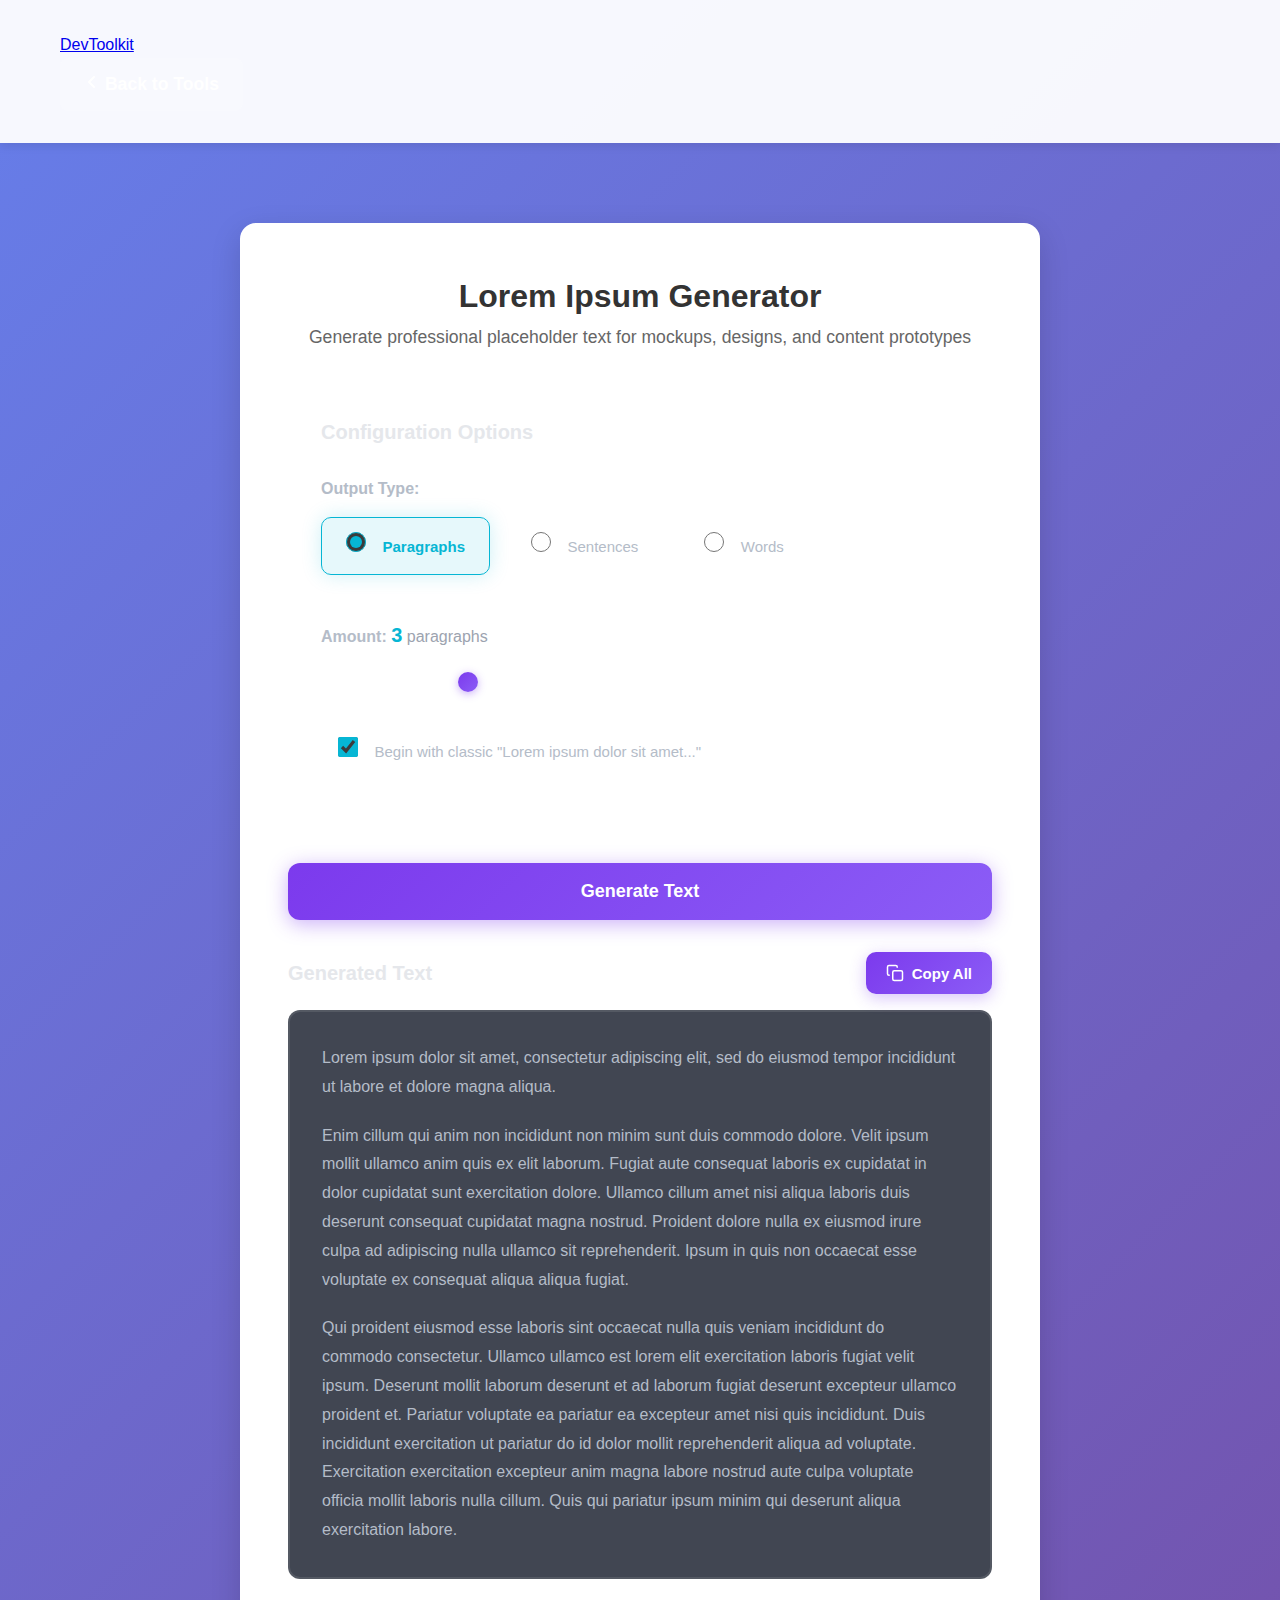
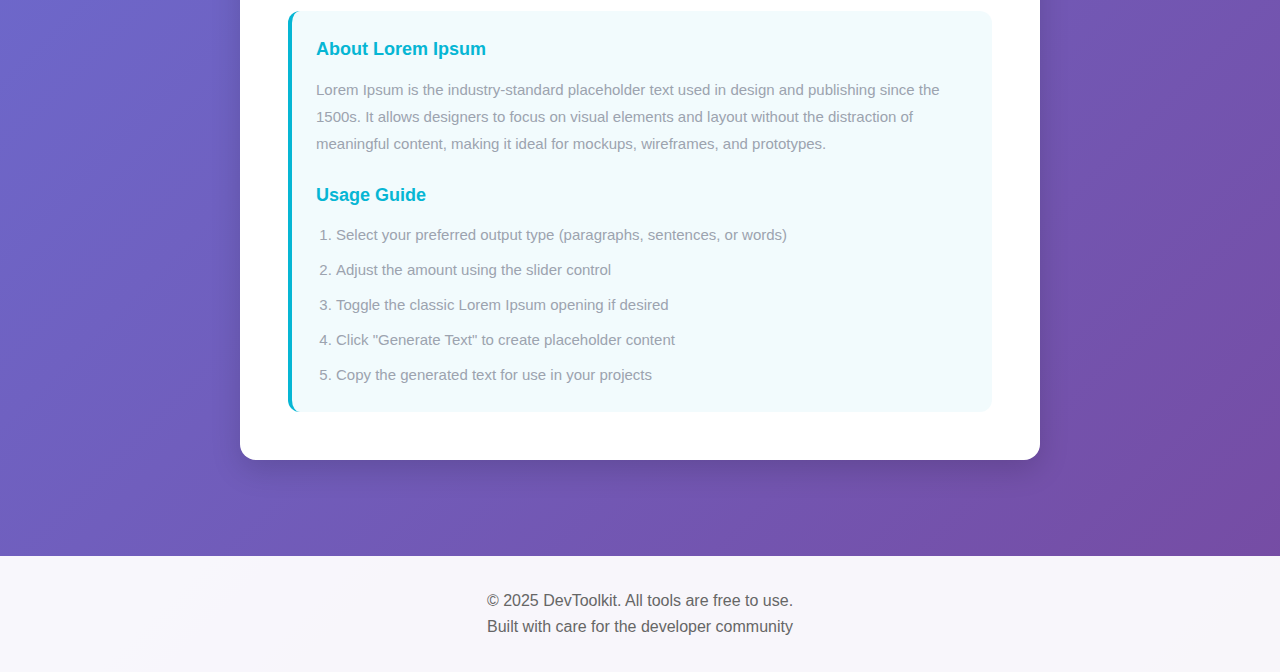
<file: tools/lorem-generator.html>
<!DOCTYPE html>
<html lang="en">
<head>
    <meta charset="UTF-8">
    <meta name="viewport" content="width=device-width, initial-scale=1.0">
    <title>Lorem Ipsum Generator - DevToolkit</title>
    <meta name="description" content="Generate Lorem Ipsum placeholder text for your designs. Free online Lorem Ipsum generator with paragraphs, sentences, and words.">
    <meta name="keywords" content="lorem ipsum, placeholder text, dummy text, lorem ipsum generator, text generator">
    <meta name="author" content="DevToolkit">
    <meta property="og:title" content="Lorem Ipsum Generator - DevToolkit">
    <meta property="og:description" content="Generate Lorem Ipsum placeholder text for your designs. Free online Lorem Ipsum generator.">
    <meta property="og:type" content="website">
    <meta property="og:url" content="https://devtoolkit-site.netlify.app/tools/lorem-generator.html">
    <link rel="stylesheet" href="../css/style.css">
    <link rel="stylesheet" href="../css/tool-page.css">
    <link rel="stylesheet" href="../css/lorem-generator.css">

    <!-- Google tag (gtag.js) -->
    <script async src="https://www.googletagmanager.com/gtag/js?id=G-WSTNSF0QKN"></script>
    <script>
        window.dataLayer = window.dataLayer || [];
        function gtag(){dataLayer.push(arguments);}
        gtag('js', new Date());

        gtag('config', 'G-WSTNSF0QKN');
    </script>

    <!-- Favicon -->
    <link rel="icon" type="image/x-icon" href="../assets/favicon/favicon.ico">
    <link rel="icon" type="image/png" sizes="32x32" href="../assets/favicon/favicon-32x32.png">
    <link rel="icon" type="image/png" sizes="16x16" href="../assets/favicon/favicon-16x16.png">
    <link rel="apple-touch-icon" sizes="180x180" href="../assets/favicon/apple-touch-icon.png">
</head>
<body>
    <!-- Header -->
    <header>
        <div class="container">
            <a href="../index.html" class="logo">DevToolkit</a>
            <nav class="tool-nav">
                <a href="../index.html" class="back-link">
                    <svg width="16" height="16" viewBox="0 0 16 16" fill="none">
                        <path d="M10 13L5 8L10 3" stroke="currentColor" stroke-width="2" stroke-linecap="round" stroke-linejoin="round"/>
                    </svg>
                    Back to Tools
                </a>
            </nav>
        </div>
    </header>

    <!-- Main Content -->
    <main>
        <div class="container">
            <div class="tool-container">
                
                <!-- Tool Header -->
                <div class="tool-header">
                    <h1>Lorem Ipsum Generator</h1>
                    <p>Generate professional placeholder text for mockups, designs, and content prototypes</p>
                </div>

                <!-- Options Section -->
                <div class="options-section">
                    <h3>Configuration Options</h3>
                    
                    <!-- Type Selection -->
                    <div class="option-group">
                        <label class="option-label">Output Type:</label>
                        <div class="radio-group">
                            <label class="radio-label">
                                <input type="radio" name="type" value="paragraphs" checked>
                                <span>Paragraphs</span>
                            </label>
                            <label class="radio-label">
                                <input type="radio" name="type" value="sentences">
                                <span>Sentences</span>
                            </label>
                            <label class="radio-label">
                                <input type="radio" name="type" value="words">
                                <span>Words</span>
                            </label>
                        </div>
                    </div>
                    
                    <!-- Amount Selection -->
                    <div class="option-group">
                        <label for="amountSlider" class="option-label">
                            Amount: <span id="amountValue">3</span> <span id="amountUnit">paragraphs</span>
                        </label>
                        <input type="range" id="amountSlider" min="1" max="10" value="3">
                    </div>
                    
                    <!-- Start with "Lorem ipsum" -->
                    <div class="option-group">
                        <label class="checkbox-label">
                            <input type="checkbox" id="startWithLorem" checked>
                            <span>Begin with classic "Lorem ipsum dolor sit amet..."</span>
                        </label>
                    </div>
                </div>

                <!-- Generate Button -->
                <button class="generate-btn" id="generateBtn">
                    Generate Text
                </button>

                <!-- Output Section -->
                <div class="output-section">
                    <div class="section-header">
                        <h3>Generated Text</h3>
                        <button class="copy-output-btn" id="copyBtn">
                            <svg width="18" height="18" viewBox="0 0 24 24" fill="none">
                                <rect x="9" y="9" width="13" height="13" rx="2" stroke="currentColor" stroke-width="2"/>
                                <path d="M5 15H4C2.89543 15 2 14.1046 2 13V4C2 2.89543 2.89543 2 4 2H13C14.1046 2 15 2.89543 15 4V5" stroke="currentColor" stroke-width="2"/>
                            </svg>
                            Copy All
                        </button>
                    </div>
                    <div class="text-output" id="textOutput">
                        <p>Click "Generate Text" to create Lorem Ipsum placeholder text...</p>
                    </div>
                </div>

                <!-- Info Section -->
                <div class="info-section">
                    <h3>About Lorem Ipsum</h3>
                    <p>Lorem Ipsum is the industry-standard placeholder text used in design and publishing since the 1500s. It allows designers to focus on visual elements and layout without the distraction of meaningful content, making it ideal for mockups, wireframes, and prototypes.</p>
                    
                    <h3 class="usage-title">Usage Guide</h3>
                    <ol>
                        <li>Select your preferred output type (paragraphs, sentences, or words)</li>
                        <li>Adjust the amount using the slider control</li>
                        <li>Toggle the classic Lorem Ipsum opening if desired</li>
                        <li>Click "Generate Text" to create placeholder content</li>
                        <li>Copy the generated text for use in your projects</li>
                    </ol>
                </div>

            </div>
        </div>
    </main>

    <!-- Footer -->
    <footer>
        <div class="container">
            <p>&copy; 2025 DevToolkit. All tools are free to use.</p>
            <p class="footer-tagline">Built with care for the developer community</p>
        </div>
    </footer>

    <!-- JavaScript -->
    <script src="../js/lorem-generator.js"></script>

    <!-- Structured Data for Lorem Ipsum Generator -->
    <script type="application/ld+json">
    {
      "@context": "https://schema.org",
      "@type": "SoftwareApplication",
      "name": "Lorem Ipsum Generator",
      "url": "https://devtoolkit.world/tools/lorem-generator.html",
      "description": "Generate Lorem Ipsum placeholder text for your designs. Free online Lorem Ipsum generator.",
      "applicationCategory": "DesignApplication",
      "operatingSystem": "Any",
      "offers": {
        "@type": "Offer",
        "price": "0",
        "priceCurrency": "USD"
      },
      "featureList": "Generate paragraphs, Generate sentences, Generate words, Customizable amount"
    }
    </script>
</body>
</html>
</file>
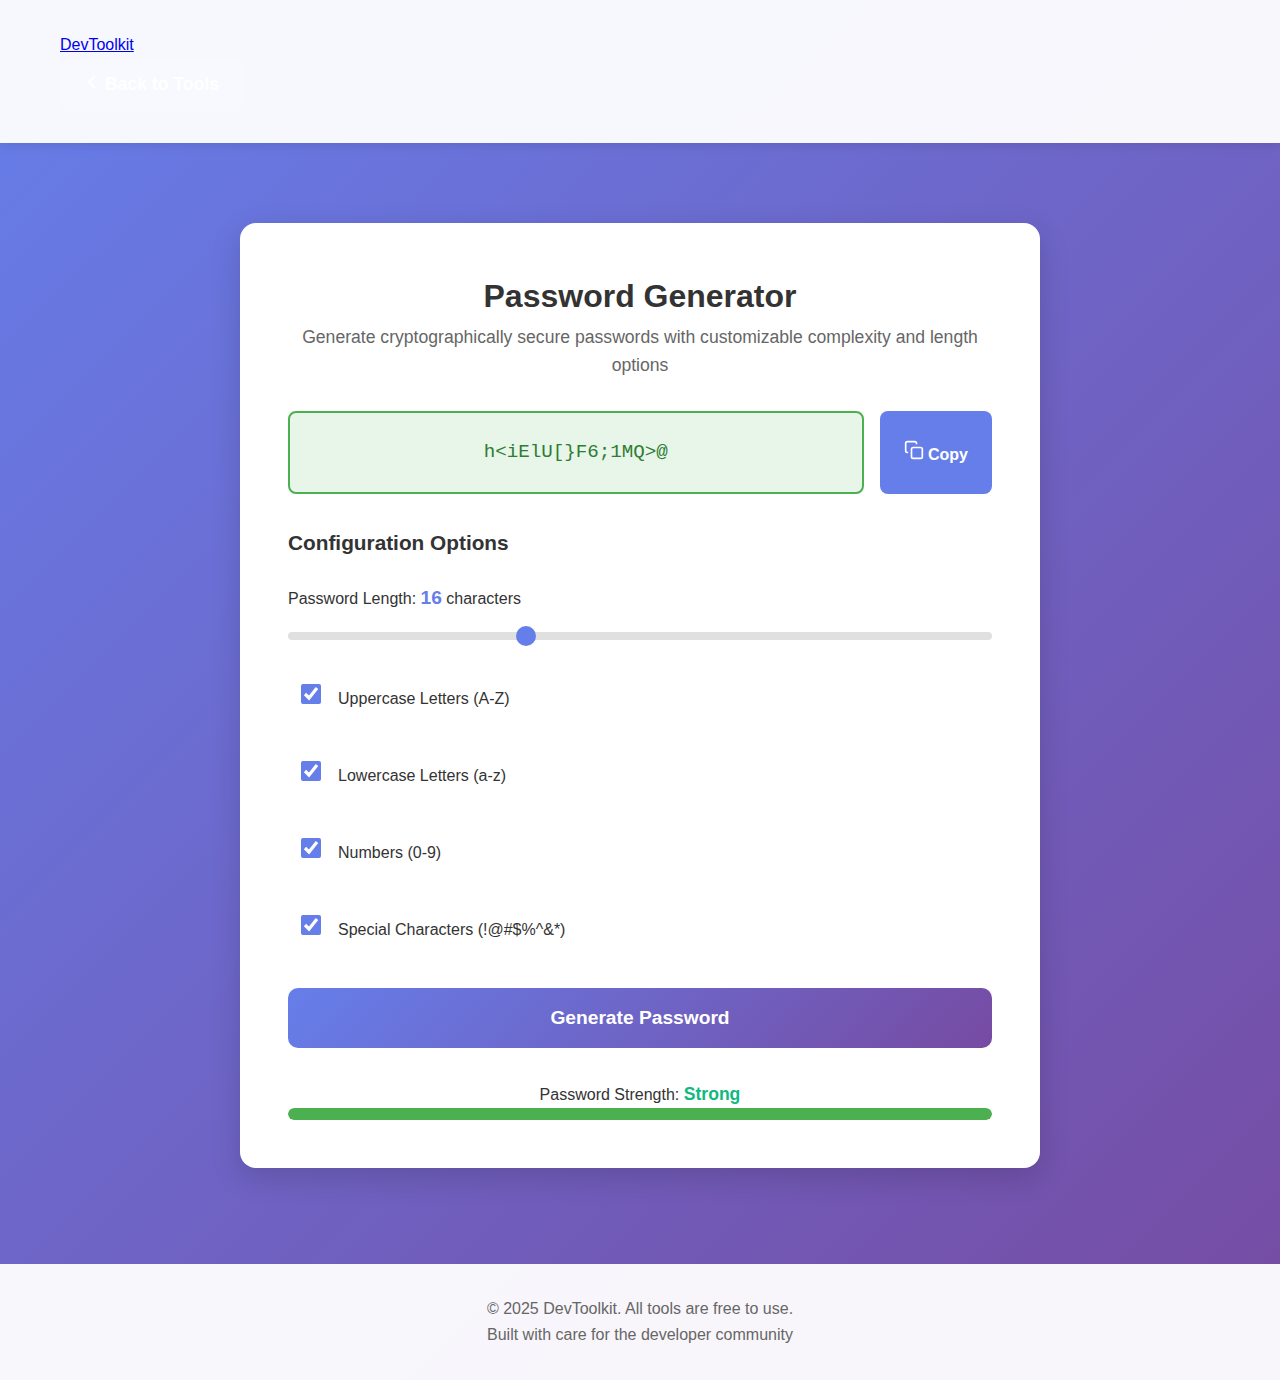
<file: tools/password-generator.html>
<!DOCTYPE html>
<html lang="en">
<head>
    <meta charset="UTF-8">
    <meta name="viewport" content="width=device-width, initial-scale=1.0">
    <title>Password Generator - DevToolkit</title>
    <meta name="description" content="Generate secure random passwords with customizable options. Free online password generator tool.">
    <meta name="keywords" content="password generator, secure password, random password, strong password, password tool, free password generator">
    <meta name="author" content="DevToolkit">
    <meta property="og:title" content="Password Generator - DevToolkit">
    <meta property="og:description" content="Generate secure random passwords with customizable options. Free online password generator tool.">
    <meta property="og:type" content="website">
    <meta property="og:url" content="https://devtoolkit-site.netlify.app/tools/password-generator.html">
    <link rel="stylesheet" href="../css/style.css">
    <link rel="stylesheet" href="../css/tool-page.css">

    <!-- Google tag (gtag.js) -->
    <script async src="https://www.googletagmanager.com/gtag/js?id=G-WSTNSF0QKN"></script>
    <script>
        window.dataLayer = window.dataLayer || [];
        function gtag(){dataLayer.push(arguments);}
        gtag('js', new Date());

        gtag('config', 'G-WSTNSF0QKN');
    </script>

    <!-- Favicon -->
    <link rel="icon" type="image/x-icon" href="../assets/favicon/favicon.ico">
    <link rel="icon" type="image/png" sizes="32x32" href="../assets/favicon/favicon-32x32.png">
    <link rel="icon" type="image/png" sizes="16x16" href="../assets/favicon/favicon-16x16.png">
    <link rel="apple-touch-icon" sizes="180x180" href="../assets/favicon/apple-touch-icon.png">
</head>
<body>
    <!-- Header -->
    <header>
        <div class="container">
            <a href="../index.html" class="logo">DevToolkit</a>
            <nav class="tool-nav">
                <a href="../index.html" class="back-link">
                    <svg width="16" height="16" viewBox="0 0 16 16" fill="none">
                        <path d="M10 13L5 8L10 3" stroke="currentColor" stroke-width="2" stroke-linecap="round" stroke-linejoin="round"/>
                    </svg>
                    Back to Tools
                </a>
            </nav>
        </div>
    </header>

    <!-- Main Content -->
    <main>
        <div class="container">
            <div class="tool-container">
                
                <!-- Tool Title and Description -->
                <div class="tool-header">
                    <h1>Password Generator</h1>
                    <p>Generate cryptographically secure passwords with customizable complexity and length options</p>
                </div>

                <!-- Password Display Area -->
                <div class="password-display-section">
                    <div class="password-display" id="passwordDisplay">
                        Click Generate to create a password
                    </div>
                    <button class="copy-btn" id="copyBtn">
                        <svg width="20" height="20" viewBox="0 0 24 24" fill="none">
                            <rect x="9" y="9" width="13" height="13" rx="2" stroke="currentColor" stroke-width="2"/>
                            <path d="M5 15H4C2.89543 15 2 14.1046 2 13V4C2 2.89543 2.89543 2 4 2H13C14.1046 2 15 2.89543 15 4V5" stroke="currentColor" stroke-width="2"/>
                        </svg>
                        Copy
                    </button>
                </div>

                <!-- Password Options -->
                <div class="options-section">
                    <h3>Configuration Options</h3>
                    
                    <!-- Password Length -->
                    <div class="option-group">
                        <label for="lengthSlider" class="option-label">
                            Password Length: <span id="lengthValue">16</span> characters
                        </label>
                        <input type="range" id="lengthSlider" min="8" max="32" value="16">
                    </div>

                    <!-- Character Types -->
                    <div class="checkbox-grid">
                        <div class="option-group">
                            <label class="checkbox-label">
                                <input type="checkbox" id="includeUppercase" checked>
                                <span>Uppercase Letters (A-Z)</span>
                            </label>
                        </div>

                        <div class="option-group">
                            <label class="checkbox-label">
                                <input type="checkbox" id="includeLowercase" checked>
                                <span>Lowercase Letters (a-z)</span>
                            </label>
                        </div>

                        <div class="option-group">
                            <label class="checkbox-label">
                                <input type="checkbox" id="includeNumbers" checked>
                                <span>Numbers (0-9)</span>
                            </label>
                        </div>

                        <div class="option-group">
                            <label class="checkbox-label">
                                <input type="checkbox" id="includeSymbols" checked>
                                <span>Special Characters (!@#$%^&*)</span>
                            </label>
                        </div>
                    </div>
                </div>

                <!-- Generate Button -->
                <button class="generate-btn" id="generateBtn">
                    Generate Password
                </button>

                <!-- Password Strength Indicator -->
                <div class="strength-section">
                    <div class="strength-label">
                        <span>Password Strength:</span>
                        <span id="strengthText" class="strength-value">-</span>
                    </div>
                    <div class="strength-bar">
                        <div class="strength-fill" id="strengthFill"></div>
                    </div>
                </div>

            </div>
        </div>
    </main>

    <!-- Footer -->
    <footer>
        <div class="container">
            <p>&copy; 2025 DevToolkit. All tools are free to use.</p>
            <p class="footer-tagline">Built with care for the developer community</p>
        </div>
    </footer>

    <!-- JavaScript -->
    <script src="../js/password-generator.js"></script>

    <!-- Structured Data for Password Generator -->
    <script type="application/ld+json">
    {
      "@context": "https://schema.org",
      "@type": "SoftwareApplication",
      "name": "Password Generator",
      "url": "https://devtoolkit.world/tools/password-generator.html",
      "description": "Generate secure random passwords with customizable options. Free online password generator tool.",
      "applicationCategory": "SecurityApplication",
      "operatingSystem": "Any",
      "offers": {
        "@type": "Offer",
        "price": "0",
        "priceCurrency": "USD"
      },
      "featureList": "Generate passwords, Customizable length, Include/exclude character types, Password strength indicator"
    }
    </script>
</body>
</html>
</file>
<file: css/tool-page.css>
/* Tool Page Specific Styles */

.tool-container {
    background: white;
    border-radius: 16px;
    padding: 3rem;
    box-shadow: 0 10px 30px rgba(0, 0, 0, 0.15);
    max-width: 800px;
    margin: 0 auto;
}

.tool-header {
    text-align: center;
    margin-bottom: 2rem;
}

.tool-header h2 {
    color: #667eea;
    font-size: 2.5rem;
    margin-bottom: 0.5rem;
}

.tool-header p {
    color: #666;
    font-size: 1.1rem;
}

/* Password Display Section */
.password-display-section {
    display: flex;
    gap: 1rem;
    margin-bottom: 2rem;
}

.password-display {
    flex: 1;
    background: #f8f9fa;
    border: 2px solid #e0e0e0;
    border-radius: 8px;
    padding: 1.5rem;
    font-family: 'Courier New', monospace;
    font-size: 1.2rem;
    color: #333;
    word-break: break-all;
    min-height: 60px;
    display: flex;
    align-items: center;
    justify-content: center;
    transition: all 0.3s ease;
}

.password-display.generated {
    background: #e8f5e9;
    border-color: #4caf50;
    color: #2e7d32;
}

.copy-btn {
    background: #667eea;
    color: white;
    border: none;
    border-radius: 8px;
    padding: 1rem 1.5rem;
    font-size: 1rem;
    font-weight: 600;
    cursor: pointer;
    transition: all 0.3s ease;
    white-space: nowrap;
}

.copy-btn:hover {
    background: #5568d3;
    transform: translateY(-2px);
}

.copy-btn:active {
    transform: translateY(0);
}

.copy-btn.copied {
    background: #4caf50;
}

/* Options Section */
.options-section {
    margin-bottom: 2rem;
}

.options-section h3 {
    color: #333;
    font-size: 1.3rem;
    margin-bottom: 1.5rem;
}

.option-group {
    margin-bottom: 1.5rem;
}

.option-group label {
    display: block;
    color: #333;
    font-size: 1rem;
    font-weight: 500;
    margin-bottom: 0.5rem;
}

/* Range Slider */
input[type="range"] {
    width: 100%;
    height: 8px;
    border-radius: 5px;
    background: #e0e0e0;
    outline: none;
    -webkit-appearance: none;
}

input[type="range"]::-webkit-slider-thumb {
    -webkit-appearance: none;
    appearance: none;
    width: 20px;
    height: 20px;
    border-radius: 50%;
    background: #667eea;
    cursor: pointer;
    transition: all 0.3s ease;
}

input[type="range"]::-webkit-slider-thumb:hover {
    background: #5568d3;
    transform: scale(1.2);
}

input[type="range"]::-moz-range-thumb {
    width: 20px;
    height: 20px;
    border-radius: 50%;
    background: #667eea;
    cursor: pointer;
    border: none;
}

#lengthValue {
    color: #667eea;
    font-weight: 700;
    font-size: 1.2rem;
}

/* Checkbox Styles */
.checkbox-label {
    display: flex;
    align-items: center;
    cursor: pointer;
    padding: 0.8rem;
    border-radius: 8px;
    transition: background 0.2s ease;
}

.checkbox-label:hover {
    background: #f8f9fa;
}

input[type="checkbox"] {
    width: 20px;
    height: 20px;
    margin-right: 0.8rem;
    cursor: pointer;
    accent-color: #667eea;
}

/* Generate Button */
.generate-btn {
    width: 100%;
    background: linear-gradient(135deg, #667eea 0%, #764ba2 100%);
    color: white;
    border: none;
    border-radius: 10px;
    padding: 1.2rem;
    font-size: 1.2rem;
    font-weight: 700;
    cursor: pointer;
    transition: all 0.3s ease;
    margin-bottom: 2rem;
}

.generate-btn:hover {
    transform: translateY(-3px);
    box-shadow: 0 10px 25px rgba(102, 126, 234, 0.4);
}

.generate-btn:active {
    transform: translateY(-1px);
}

/* Strength Indicator */
.strength-section {
    text-align: center;
}

.strength-section p {
    color: #666;
    font-size: 1rem;
    margin-bottom: 0.8rem;
}

#strengthText {
    font-weight: 700;
    font-size: 1.1rem;
}

.strength-bar {
    width: 100%;
    height: 12px;
    background: #e0e0e0;
    border-radius: 10px;
    overflow: hidden;
}

.strength-fill {
    height: 100%;
    width: 0%;
    border-radius: 10px;
    transition: all 0.4s ease;
}

.strength-fill.weak {
    width: 33%;
    background: #f44336;
}

.strength-fill.medium {
    width: 66%;
    background: #ff9800;
}

.strength-fill.strong {
    width: 100%;
    background: #4caf50;
}

/* Back Link */
.back-link {
    display: inline-block;
    color: white;
    text-decoration: none;
    font-size: 1.1rem;
    font-weight: 600;
    padding: 0.8rem 1.5rem;
    background: rgba(255, 255, 255, 0.2);
    border-radius: 8px;
    transition: all 0.3s ease;
}

.back-link:hover {
    background: rgba(255, 255, 255, 0.3);
    transform: translateX(-5px);
}

/* Responsive */
@media (max-width: 768px) {
    .tool-container {
        padding: 2rem 1.5rem;
    }
    
    .tool-header h2 {
        font-size: 2rem;
    }
    
    .password-display-section {
        flex-direction: column;
    }
    
    .password-display {
        font-size: 1rem;
    }
}
</file>
<file: css/code-beautifier.css>
/* Code Beautifier Specific Styles */

/* Language Tabs */
.language-tabs {
    display: flex;
    gap: 0.5rem;
    margin-bottom: 2rem;
    border-bottom: 2px solid #e0e0e0;
    padding-bottom: 0;
}

.tab-btn {
    background: none;
    border: none;
    padding: 1rem 2rem;
    font-size: 1rem;
    font-weight: 600;
    color: #666;
    cursor: pointer;
    border-bottom: 3px solid transparent;
    transition: all 0.3s ease;
    position: relative;
    bottom: -2px;
}

.tab-btn:hover {
    color: #667eea;
    background: rgba(102, 126, 234, 0.05);
}

.tab-btn.active {
    color: #667eea;
    border-bottom-color: #667eea;
    background: rgba(102, 126, 234, 0.1);
}

/* Code Section */
.code-section {
    margin-bottom: 2rem;
}

.section-header {
    display: flex;
    justify-content: space-between;
    align-items: center;
    margin-bottom: 1rem;
}

.section-header h3 {
    color: #333;
    font-size: 1.2rem;
    margin: 0;
}

.copy-output-btn {
    background: #667eea;
    color: white;
    border: none;
    padding: 0.6rem 1.2rem;
    border-radius: 6px;
    font-weight: 600;
    cursor: pointer;
    transition: all 0.3s ease;
}

.copy-output-btn:hover {
    background: #5568d3;
    transform: translateY(-2px);
}

.copy-output-btn.copied {
    background: #4caf50;
}

/* Textareas */
#codeInput,
#codeOutput {
    width: 100%;
    min-height: 300px;
    padding: 1.5rem;
    border: 2px solid #e0e0e0;
    border-radius: 8px;
    font-family: 'Courier New', Courier, monospace;
    font-size: 0.95rem;
    line-height: 1.6;
    resize: vertical;
    background: #f8f9fa;
    color: #333;
    transition: border-color 0.3s ease;
}

#codeInput:focus,
#codeOutput:focus {
    outline: none;
    border-color: #667eea;
    background: white;
}

#codeOutput {
    background: #f0f4f8;
}

/* Action Buttons */
.action-buttons {
    display: flex;
    gap: 1rem;
    margin-bottom: 2rem;
}

.beautify-btn,
.clear-btn {
    flex: 1;
    padding: 1.2rem;
    border: none;
    border-radius: 8px;
    font-size: 1.1rem;
    font-weight: 700;
    cursor: pointer;
    transition: all 0.3s ease;
}

.beautify-btn {
    background: linear-gradient(135deg, #667eea 0%, #764ba2 100%);
    color: white;
}

.beautify-btn:hover {
    transform: translateY(-3px);
    box-shadow: 0 10px 25px rgba(102, 126, 234, 0.4);
}

.beautify-btn:active {
    transform: translateY(-1px);
}

.clear-btn {
    background: #f44336;
    color: white;
}

.clear-btn:hover {
    background: #d32f2f;
    transform: translateY(-3px);
    box-shadow: 0 10px 25px rgba(244, 67, 54, 0.4);
}

.clear-btn:active {
    transform: translateY(-1px);
}

/* Info Section */
.info-section {
    background: #f0f4f8;
    padding: 1.5rem;
    border-radius: 8px;
    border-left: 4px solid #667eea;
    margin-top: 2rem;
}

.info-section h3 {
    color: #667eea;
    margin-bottom: 1rem;
    font-size: 1.1rem;
}

.info-section ol {
    margin-left: 1.5rem;
    color: #666;
    line-height: 1.8;
}

.info-section ol li {
    margin-bottom: 0.5rem;
}

/* Responsive */
@media (max-width: 768px) {
    .language-tabs {
        flex-wrap: wrap;
    }
    
    .tab-btn {
        flex: 1;
        padding: 0.8rem 1rem;
        font-size: 0.9rem;
    }
    
    .action-buttons {
        flex-direction: column;
    }
    
    #codeInput,
    #codeOutput {
        min-height: 200px;
        font-size: 0.85rem;
    }
    
    .section-header {
        flex-direction: column;
        align-items: flex-start;
        gap: 0.5rem;
    }
}
</file>
<file: css/color-picker.css>
/* Color Picker Specific Styles */

/* Picker Section */
.picker-section {
    margin-bottom: 3rem;
}

.color-input-group {
    margin-bottom: 2rem;
}

.color-input-group label {
    display: block;
    font-size: 1.1rem;
    font-weight: 600;
    color: #333;
    margin-bottom: 1rem;
}

#colorPicker {
    width: 100%;
    height: 80px;
    border: 3px solid #e0e0e0;
    border-radius: 12px;
    cursor: pointer;
    transition: border-color 0.3s ease;
}

#colorPicker:hover {
    border-color: #667eea;
}

/* Color Display */
.color-display {
    display: grid;
    grid-template-columns: 300px 1fr;
    gap: 2rem;
    background: #f8f9fa;
    padding: 2rem;
    border-radius: 12px;
    border: 2px solid #e0e0e0;
}

.color-preview {
    width: 300px;
    height: 300px;
    border-radius: 12px;
    background: #667eea;
    box-shadow: 0 8px 20px rgba(0, 0, 0, 0.15);
    transition: all 0.3s ease;
}

.color-info h3 {
    color: #333;
    font-size: 1.5rem;
    margin-bottom: 1.5rem;
}

.color-values {
    display: flex;
    flex-direction: column;
    gap: 1rem;
}

.color-value-item {
    display: flex;
    align-items: center;
    gap: 1rem;
    background: white;
    padding: 1rem 1.5rem;
    border-radius: 8px;
    border: 2px solid #e0e0e0;
    transition: border-color 0.3s ease;
}

.color-value-item:hover {
    border-color: #667eea;
}

.value-label {
    font-weight: 700;
    color: #667eea;
    min-width: 50px;
}

.value-text {
    flex: 1;
    font-family: 'Courier New', monospace;
    font-size: 1.1rem;
    color: #333;
}

.copy-value-btn {
    background: #667eea;
    color: white;
    border: none;
    padding: 0.5rem 1rem;
    border-radius: 6px;
    cursor: pointer;
    font-size: 1.2rem;
    transition: all 0.3s ease;
}

.copy-value-btn:hover {
    background: #5568d3;
    transform: scale(1.1);
}

.copy-value-btn.copied {
    background: #4caf50;
}

/* Palettes Section */
.palettes-section {
    margin-top: 3rem;
}

.palettes-section > h3 {
    color: #333;
    font-size: 1.8rem;
    margin-bottom: 0.5rem;
}

.palette-description {
    color: #666;
    margin-bottom: 2rem;
    font-style: italic;
}

.palette-group {
    margin-bottom: 2rem;
}

.palette-group h4 {
    color: #667eea;
    font-size: 1.2rem;
    margin-bottom: 1rem;
}

.palette-colors {
    display: grid;
    grid-template-columns: repeat(auto-fit, minmax(100px, 1fr));
    gap: 1rem;
}

.palette-color {
    height: 100px;
    border-radius: 8px;
    cursor: pointer;
    transition: all 0.3s ease;
    position: relative;
    box-shadow: 0 2px 8px rgba(0, 0, 0, 0.1);
    display: flex;
    align-items: flex-end;
    justify-content: center;
    padding-bottom: 0.5rem;
}

.palette-color:hover {
    transform: translateY(-5px);
    box-shadow: 0 8px 20px rgba(0, 0, 0, 0.2);
}

.palette-color:active {
    transform: translateY(-2px);
}

.palette-color-label {
    background: rgba(0, 0, 0, 0.7);
    color: white;
    padding: 0.3rem 0.8rem;
    border-radius: 4px;
    font-size: 0.85rem;
    font-family: 'Courier New', monospace;
    opacity: 0;
    transition: opacity 0.3s ease;
}

.palette-color:hover .palette-color-label {
    opacity: 1;
}

.palette-color.copied {
    animation: copyPulse 0.5s ease;
}

@keyframes copyPulse {
    0%, 100% {
        transform: scale(1);
    }
    50% {
        transform: scale(1.1);
    }
}

/* Info Section */
.info-section {
    background: #f0f4f8;
    padding: 1.5rem;
    border-radius: 8px;
    border-left: 4px solid #667eea;
    margin-top: 3rem;
}

.info-section h3 {
    color: #667eea;
    margin-bottom: 1rem;
    font-size: 1.1rem;
}

.info-section ol,
.info-section ul {
    margin-left: 1.5rem;
    color: #666;
    line-height: 1.8;
}

.info-section ol li,
.info-section ul li {
    margin-bottom: 0.5rem;
}

.info-section strong {
    color: #667eea;
}

/* Responsive */
@media (max-width: 768px) {
    .color-display {
        grid-template-columns: 1fr;
    }
    
    .color-preview {
        width: 100%;
        height: 200px;
    }
    
    .palette-colors {
        grid-template-columns: repeat(auto-fit, minmax(80px, 1fr));
    }
    
    .palette-color {
        height: 80px;
    }
}
</file>
<file: css/json-formatter.css>
/* JSON Formatter Specific Styles */

/* Textarea */
#jsonInput,
#jsonOutput {
    width: 100%;
    min-height: 300px;
    padding: 1.5rem;
    border: 2px solid #e0e0e0;
    border-radius: 8px;
    font-family: 'Courier New', Courier, monospace;
    font-size: 0.95rem;
    line-height: 1.6;
    resize: vertical;
    background: #f8f9fa;
    color: #333;
    transition: border-color 0.3s ease;
}

#jsonInput:focus,
#jsonOutput:focus {
    outline: none;
    border-color: #667eea;
    background: white;
}

#jsonOutput {
    background: #f0f4f8;
}

/* Action Buttons */
.action-buttons {
    display: flex;
    gap: 1rem;
    margin-bottom: 1.5rem;
}

.format-btn,
.minify-btn,
.clear-btn {
    flex: 1;
    padding: 1.2rem;
    border: none;
    border-radius: 8px;
    font-size: 1rem;
    font-weight: 700;
    cursor: pointer;
    transition: all 0.3s ease;
}

.format-btn {
    background: linear-gradient(135deg, #667eea 0%, #764ba2 100%);
    color: white;
}

.format-btn:hover {
    transform: translateY(-3px);
    box-shadow: 0 10px 25px rgba(102, 126, 234, 0.4);
}

.minify-btn {
    background: #2196F3;
    color: white;
}

.minify-btn:hover {
    background: #1976D2;
    transform: translateY(-3px);
    box-shadow: 0 10px 25px rgba(33, 150, 243, 0.4);
}

.clear-btn {
    background: #f44336;
    color: white;
}

.clear-btn:hover {
    background: #d32f2f;
    transform: translateY(-3px);
    box-shadow: 0 10px 25px rgba(244, 67, 54, 0.4);
}

.format-btn:active,
.minify-btn:active,
.clear-btn:active {
    transform: translateY(-1px);
}

/* Validation Status */
.validation-status {
    display: flex;
    align-items: center;
    gap: 0.8rem;
    padding: 1rem 1.5rem;
    border-radius: 8px;
    margin-bottom: 2rem;
    font-weight: 600;
    background: #e3f2fd;
    border-left: 4px solid #2196F3;
    color: #1565C0;
}

.validation-status.valid {
    background: #e8f5e9;
    border-left-color: #4caf50;
    color: #2e7d32;
}

.validation-status.invalid {
    background: #ffebee;
    border-left-color: #f44336;
    color: #c62828;
}

.status-icon {
    font-size: 1.5rem;
}

.status-text {
    flex: 1;
}

/* Copy Button */
.copy-output-btn {
    background: #667eea;
    color: white;
    border: none;
    padding: 0.6rem 1.2rem;
    border-radius: 6px;
    font-weight: 600;
    cursor: pointer;
    transition: all 0.3s ease;
    margin-bottom: 0.8rem;
}

.copy-output-btn:hover {
    background: #5568d3;
    transform: translateY(-2px);
}

.copy-output-btn.copied {
    background: #4caf50;
}

/* Info Section */
.info-section {
    background: #f0f4f8;
    padding: 1.5rem;
    border-radius: 8px;
    border-left: 4px solid #667eea;
    margin-top: 2rem;
}

.info-section h3 {
    color: #667eea;
    margin-bottom: 1rem;
    font-size: 1.1rem;
}

.info-section ol,
.info-section ul {
    margin-left: 1.5rem;
    color: #666;
    line-height: 1.8;
}

.info-section ol li,
.info-section ul li {
    margin-bottom: 0.5rem;
}

/* Responsive */
@media (max-width: 768px) {
    .action-buttons {
        flex-direction: column;
    }
    
    #jsonInput,
    #jsonOutput {
        min-height: 200px;
        font-size: 0.85rem;
    }
    
    .validation-status {
        font-size: 0.9rem;
    }
}
</file>
<file: css/lorem-generator.css>
/* Lorem Ipsum Generator Specific Styles */

/* Options Section */
.options-section {
    background: rgba(255, 255, 255, 0.02);
    padding: 32px;
    border-radius: 16px;
    border: 1px solid rgba(255, 255, 255, 0.1);
    margin-bottom: 32px;
    position: relative;
    z-index: 1;
}

.options-section h3 {
    color: #E5E7EB;
    font-size: 20px;
    font-weight: 700;
    margin-bottom: 28px;
}

.option-group {
    margin-bottom: 28px;
}

.option-group:last-child {
    margin-bottom: 0;
}

.option-label {
    display: block;
    font-size: 16px;
    font-weight: 600;
    color: #B4BCC8;
    margin-bottom: 16px;
}

.option-group label {
    display: block;
    font-size: 16px;
    font-weight: 600;
    color: #B4BCC8;
    margin-bottom: 16px;
}

/* Radio Buttons */
.radio-group {
    display: flex;
    gap: 16px;
    flex-wrap: wrap;
}

.radio-label {
    display: flex;
    align-items: center;
    cursor: pointer;
    padding: 14px 24px;
    background: rgba(255, 255, 255, 0.02);
    border: 1px solid rgba(255, 255, 255, 0.1);
    border-radius: 10px;
    transition: all 0.3s ease;
    position: relative;
}

.radio-label:hover {
    border-color: rgba(6, 182, 212, 0.5);
    background: rgba(6, 182, 212, 0.05);
}

.radio-label input[type="radio"] {
    width: 20px;
    height: 20px;
    margin-right: 12px;
    cursor: pointer;
    accent-color: #06B6D4;
    flex-shrink: 0;
}

.radio-label:has(input[type="radio"]:checked) {
    border-color: #06B6D4;
    background: rgba(6, 182, 212, 0.1);
    box-shadow: 0 0 20px rgba(6, 182, 212, 0.2);
}

.radio-label:has(input[type="radio"]:checked) span {
    color: #06B6D4;
    font-weight: 600;
}

.radio-label span {
    color: #B4BCC8;
    font-size: 15px;
    font-weight: 500;
}

/* Range Slider */
input[type="range"] {
    width: 100%;
    height: 6px;
    border-radius: 3px;
    background: rgba(255, 255, 255, 0.1);
    outline: none;
    -webkit-appearance: none;
    cursor: pointer;
}

input[type="range"]::-webkit-slider-thumb {
    -webkit-appearance: none;
    appearance: none;
    width: 20px;
    height: 20px;
    border-radius: 50%;
    background: linear-gradient(135deg, #7C3AED 0%, #8B5CF6 100%);
    cursor: pointer;
    transition: all 0.3s ease;
    box-shadow: 0 2px 8px rgba(124, 58, 237, 0.4);
}

input[type="range"]::-webkit-slider-thumb:hover {
    transform: scale(1.2);
    box-shadow: 0 4px 12px rgba(124, 58, 237, 0.6);
}

input[type="range"]::-moz-range-thumb {
    width: 20px;
    height: 20px;
    border-radius: 50%;
    background: linear-gradient(135deg, #7C3AED 0%, #8B5CF6 100%);
    cursor: pointer;
    border: none;
    box-shadow: 0 2px 8px rgba(124, 58, 237, 0.4);
}

#amountValue {
    color: #06B6D4;
    font-weight: 700;
    font-size: 20px;
}

#amountUnit {
    color: #9CA3AF;
    font-weight: 500;
}

/* Checkbox */
.checkbox-label {
    display: flex;
    align-items: center;
    cursor: pointer;
    padding: 16px;
    background: rgba(255, 255, 255, 0.02);
    border: 1px solid rgba(255, 255, 255, 0.05);
    border-radius: 10px;
    transition: all 0.3s ease;
}

.checkbox-label:hover {
    border-color: rgba(6, 182, 212, 0.3);
    background: rgba(255, 255, 255, 0.05);
}

.checkbox-label input[type="checkbox"] {
    width: 20px;
    height: 20px;
    margin-right: 12px;
    cursor: pointer;
    accent-color: #06B6D4;
    flex-shrink: 0;
}

.checkbox-label span {
    color: #B4BCC8;
    font-size: 15px;
    font-weight: 500;
}

/* Generate Button */
.generate-btn {
    width: 100%;
    background: linear-gradient(135deg, #7C3AED 0%, #8B5CF6 100%);
    color: white;
    border: none;
    border-radius: 12px;
    padding: 18px;
    font-size: 18px;
    font-weight: 700;
    cursor: pointer;
    transition: all 0.3s ease;
    margin-bottom: 32px;
    box-shadow: 0 4px 20px rgba(124, 58, 237, 0.4);
    position: relative;
    overflow: hidden;
    z-index: 1;
}

.generate-btn::before {
    content: '';
    position: absolute;
    top: 0;
    left: -100%;
    width: 100%;
    height: 100%;
    background: linear-gradient(90deg, transparent, rgba(255,255,255,0.2), transparent);
    transition: left 0.5s;
}

.generate-btn:hover::before {
    left: 100%;
}

.generate-btn:hover {
    transform: translateY(-2px);
    box-shadow: 0 6px 30px rgba(124, 58, 237, 0.6);
}

.generate-btn:active {
    transform: translateY(0);
}

/* Output Section */
.output-section {
    margin-bottom: 32px;
    position: relative;
    z-index: 1;
}

.section-header {
    display: flex;
    justify-content: space-between;
    align-items: center;
    margin-bottom: 16px;
}

.section-header h3 {
    color: #E5E7EB;
    font-size: 20px;
    font-weight: 700;
    margin: 0;
}

.copy-output-btn {
    background: linear-gradient(135deg, #7C3AED 0%, #8B5CF6 100%);
    color: white;
    border: none;
    padding: 12px 20px;
    border-radius: 10px;
    font-weight: 600;
    font-size: 15px;
    cursor: pointer;
    transition: all 0.3s ease;
    display: inline-flex;
    align-items: center;
    gap: 8px;
    box-shadow: 0 4px 16px rgba(124, 58, 237, 0.3);
}

.copy-output-btn:hover {
    transform: translateY(-2px);
    box-shadow: 0 6px 24px rgba(124, 58, 237, 0.5);
}

.copy-output-btn.copied {
    background: linear-gradient(135deg, #10B981 0%, #059669 100%);
    box-shadow: 0 4px 16px rgba(16, 185, 129, 0.4);
}

/* Text Output */
.text-output {
    background: rgba(17, 24, 39, 0.8);
    border: 2px solid rgba(255, 255, 255, 0.1);
    border-radius: 12px;
    padding: 32px;
    min-height: 300px;
    max-height: 600px;
    overflow-y: auto;
    line-height: 1.8;
    color: #E5E7EB;
    font-size: 16px;
}

.text-output p {
    margin-bottom: 20px;
    color: #B4BCC8;
}

.text-output p:last-child {
    margin-bottom: 0;
}

/* Scrollbar Styling */
.text-output::-webkit-scrollbar {
    width: 10px;
}

.text-output::-webkit-scrollbar-track {
    background: rgba(255, 255, 255, 0.05);
    border-radius: 10px;
}

.text-output::-webkit-scrollbar-thumb {
    background: linear-gradient(135deg, #7C3AED 0%, #8B5CF6 100%);
    border-radius: 10px;
}

.text-output::-webkit-scrollbar-thumb:hover {
    background: linear-gradient(135deg, #8B5CF6 0%, #7C3AED 100%);
}

/* Info Section */
.info-section {
    background: rgba(6, 182, 212, 0.05);
    padding: 24px;
    border-radius: 12px;
    border-left: 4px solid #06B6D4;
    margin-top: 32px;
    position: relative;
    z-index: 1;
}

.info-section h3 {
    color: #06B6D4;
    margin-bottom: 12px;
    font-size: 18px;
    font-weight: 700;
}

.usage-title {
    margin-top: 24px !important;
}

.info-section p {
    color: #9CA3AF;
    line-height: 1.8;
    margin-bottom: 16px;
    font-size: 15px;
}

.info-section ol {
    margin-left: 20px;
    color: #9CA3AF;
    line-height: 1.8;
}

.info-section ol li {
    margin-bottom: 8px;
    font-size: 15px;
}

.info-section ol li:last-child {
    margin-bottom: 0;
}

/* Responsive */
@media (max-width: 768px) {
    .options-section {
        padding: 24px;
    }

    .radio-group {
        flex-direction: column;
        gap: 12px;
    }
    
    .radio-label {
        width: 100%;
    }

    .text-output {
        min-height: 200px;
        max-height: 400px;
        padding: 24px;
        font-size: 15px;
    }
    
    .section-header {
        flex-direction: column;
        align-items: flex-start;
        gap: 12px;
    }

    .copy-output-btn {
        width: 100%;
        justify-content: center;
    }

    .info-section {
        padding: 20px;
    }
}

@media (max-width: 480px) {
    .text-output {
        padding: 20px;
        font-size: 14px;
    }

    .options-section {
        padding: 20px;
    }
}
</file>
<file: css/style.css>
/* Reset and Base Styles */
* {
    margin: 0;
    padding: 0;
    box-sizing: border-box;
}

body {
    font-family: 'Segoe UI', Tahoma, Geneva, Verdana, sans-serif;
    line-height: 1.6;
    color: #333;
    background: linear-gradient(135deg, #667eea 0%, #764ba2 100%);
    min-height: 100vh;
}

.container {
    max-width: 1200px;
    margin: 0 auto;
    padding: 0 20px;
}

/* Header Styles */
header {
    background: rgba(255, 255, 255, 0.95);
    padding: 2rem 0;
    box-shadow: 0 2px 10px rgba(0, 0, 0, 0.1);
    margin-bottom: 3rem;
}

header h1 {
    font-size: 2.5rem;
    color: #667eea;
    margin-bottom: 0.5rem;
    text-align: center;
}

.tagline {
    text-align: center;
    font-size: 1.2rem;
    color: #666;
}

/* Main Content */
main {
    padding: 2rem 0;
}

main h2 {
    color: white;
    font-size: 2rem;
    margin-bottom: 2rem;
    text-align: center;
    text-shadow: 2px 2px 4px rgba(0, 0, 0, 0.2);
}

/* Tools Grid */
.tools-grid {
    display: grid;
    grid-template-columns: repeat(auto-fit, minmax(300px, 1fr));
    gap: 2rem;
    padding: 1rem 0;
}

/* Tool Cards */
.tool-card {
    background: white;
    border-radius: 12px;
    padding: 2rem;
    box-shadow: 0 4px 6px rgba(0, 0, 0, 0.1);
    transition: transform 0.3s ease, box-shadow 0.3s ease;
}

.tool-card:hover {
    transform: translateY(-5px);
    box-shadow: 0 8px 15px rgba(0, 0, 0, 0.2);
}

.tool-card h3 {
    font-size: 1.5rem;
    color: #667eea;
    margin-bottom: 1rem;
}

.tool-card p {
    color: #666;
    margin-bottom: 1.5rem;
    font-size: 1rem;
}

.tool-link {
    display: inline-block;
    background: linear-gradient(135deg, #667eea 0%, #764ba2 100%);
    color: white;
    padding: 0.8rem 1.5rem;
    text-decoration: none;
    border-radius: 6px;
    font-weight: 600;
    transition: opacity 0.3s ease;
}

.tool-link:hover {
    opacity: 0.9;
}

/* Footer */
footer {
    background: rgba(255, 255, 255, 0.95);
    padding: 2rem 0;
    margin-top: 4rem;
    text-align: center;
    color: #666;
}

/* Responsive Design */
@media (max-width: 768px) {
    header h1 {
        font-size: 2rem;
    }
    
    .tagline {
        font-size: 1rem;
    }
    
    .tools-grid {
        grid-template-columns: 1fr;
    }
}
</file>
